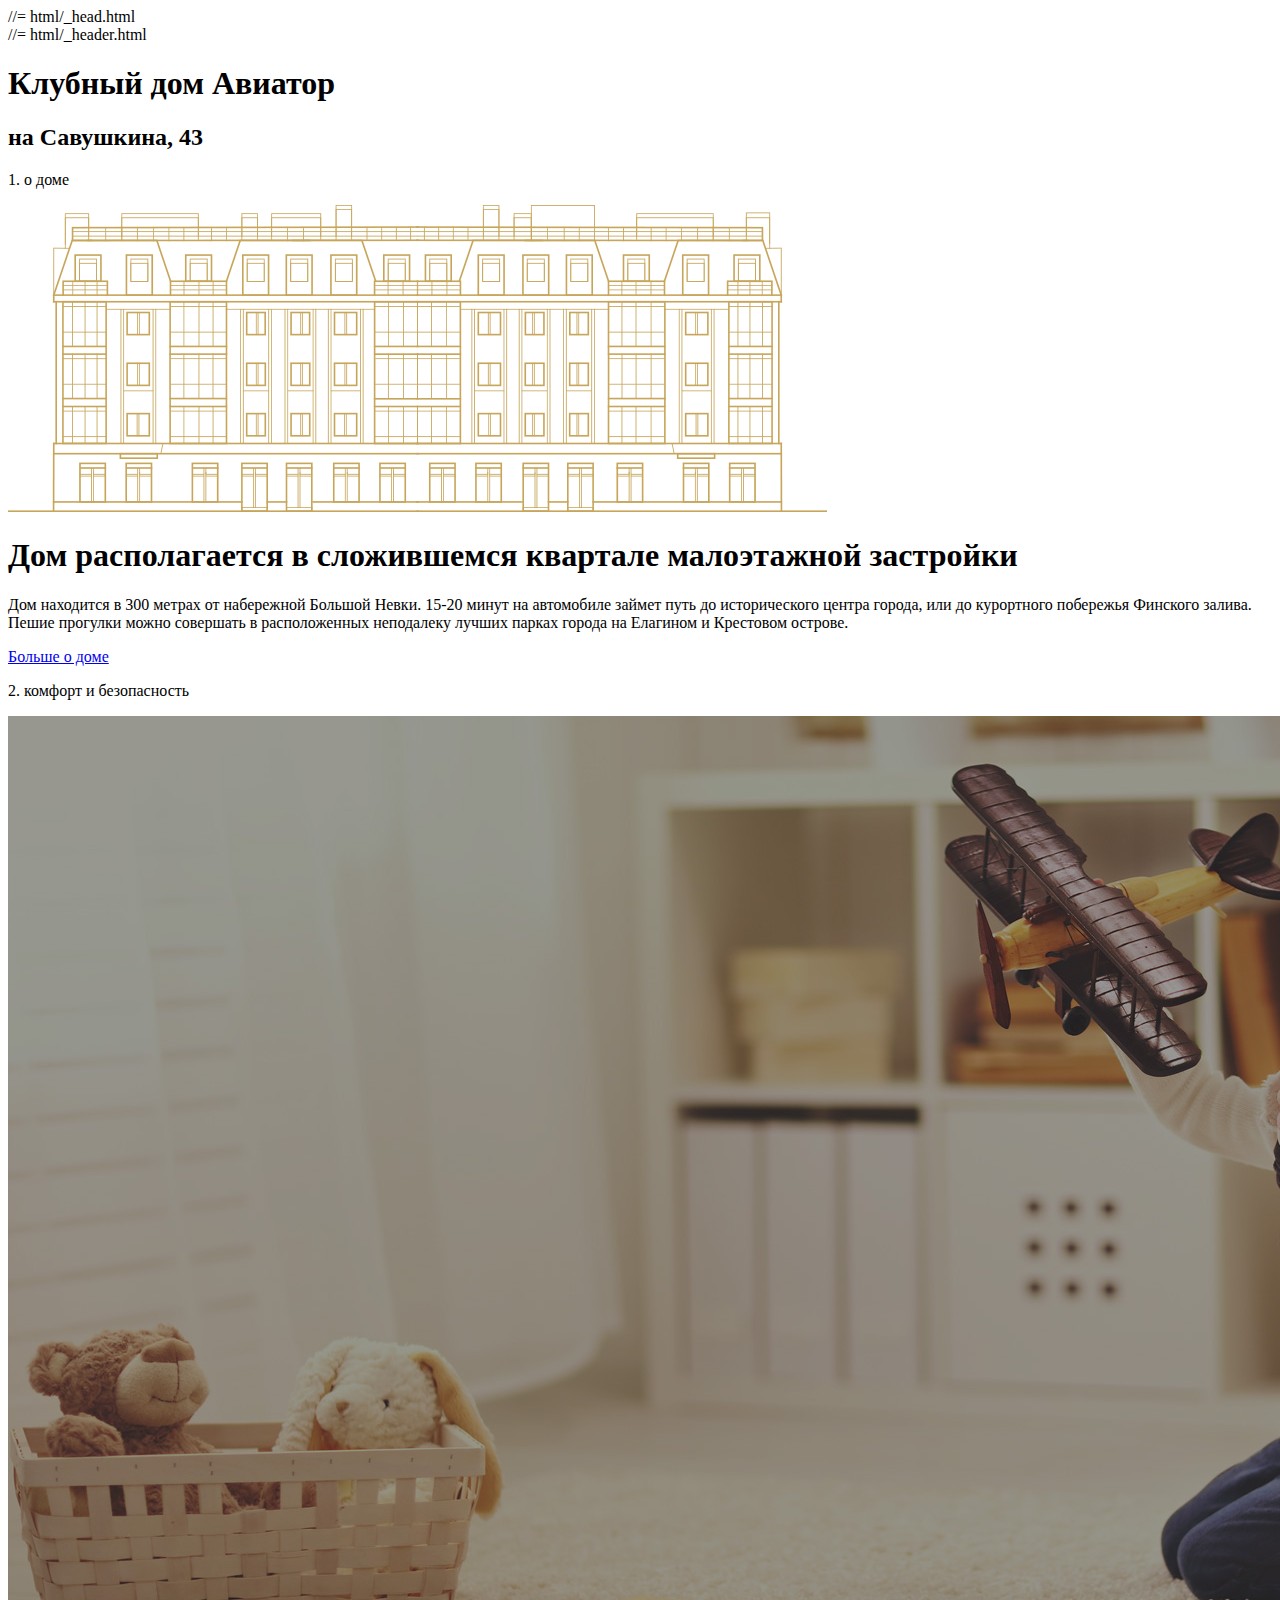
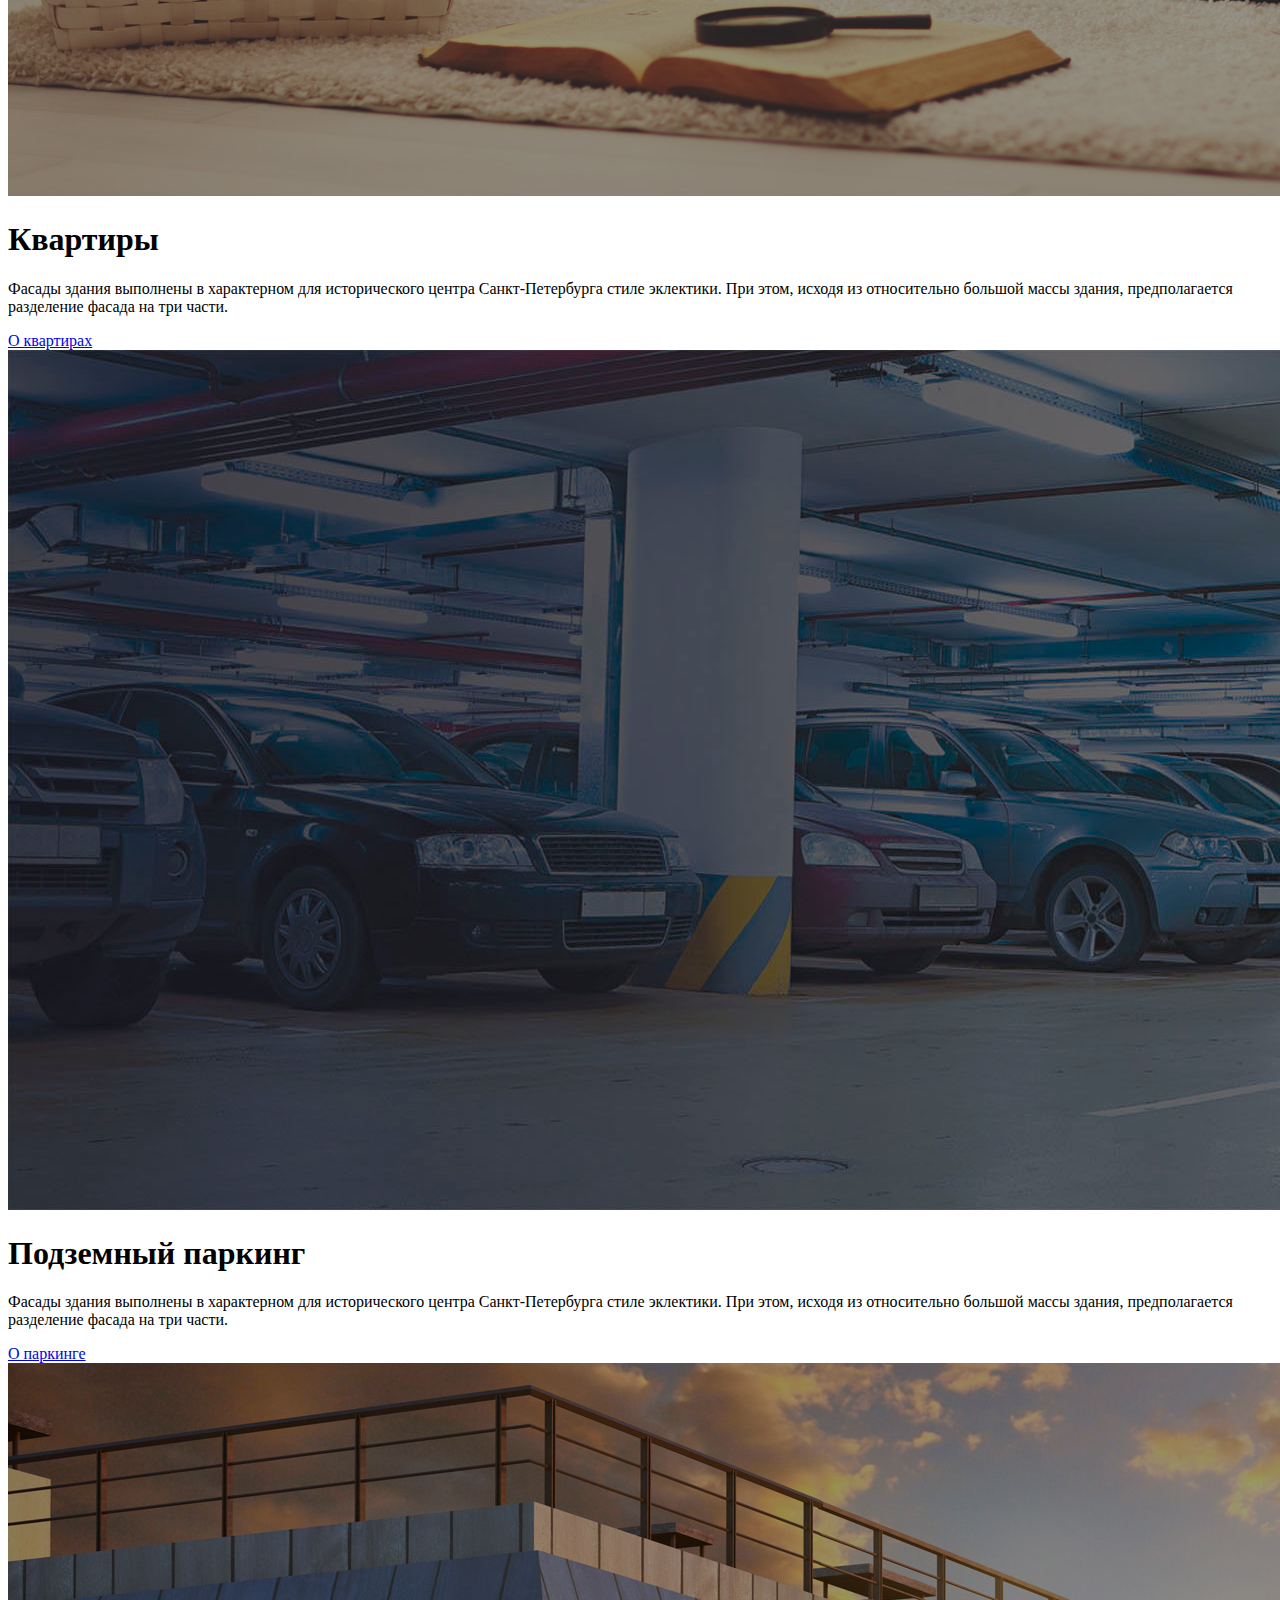
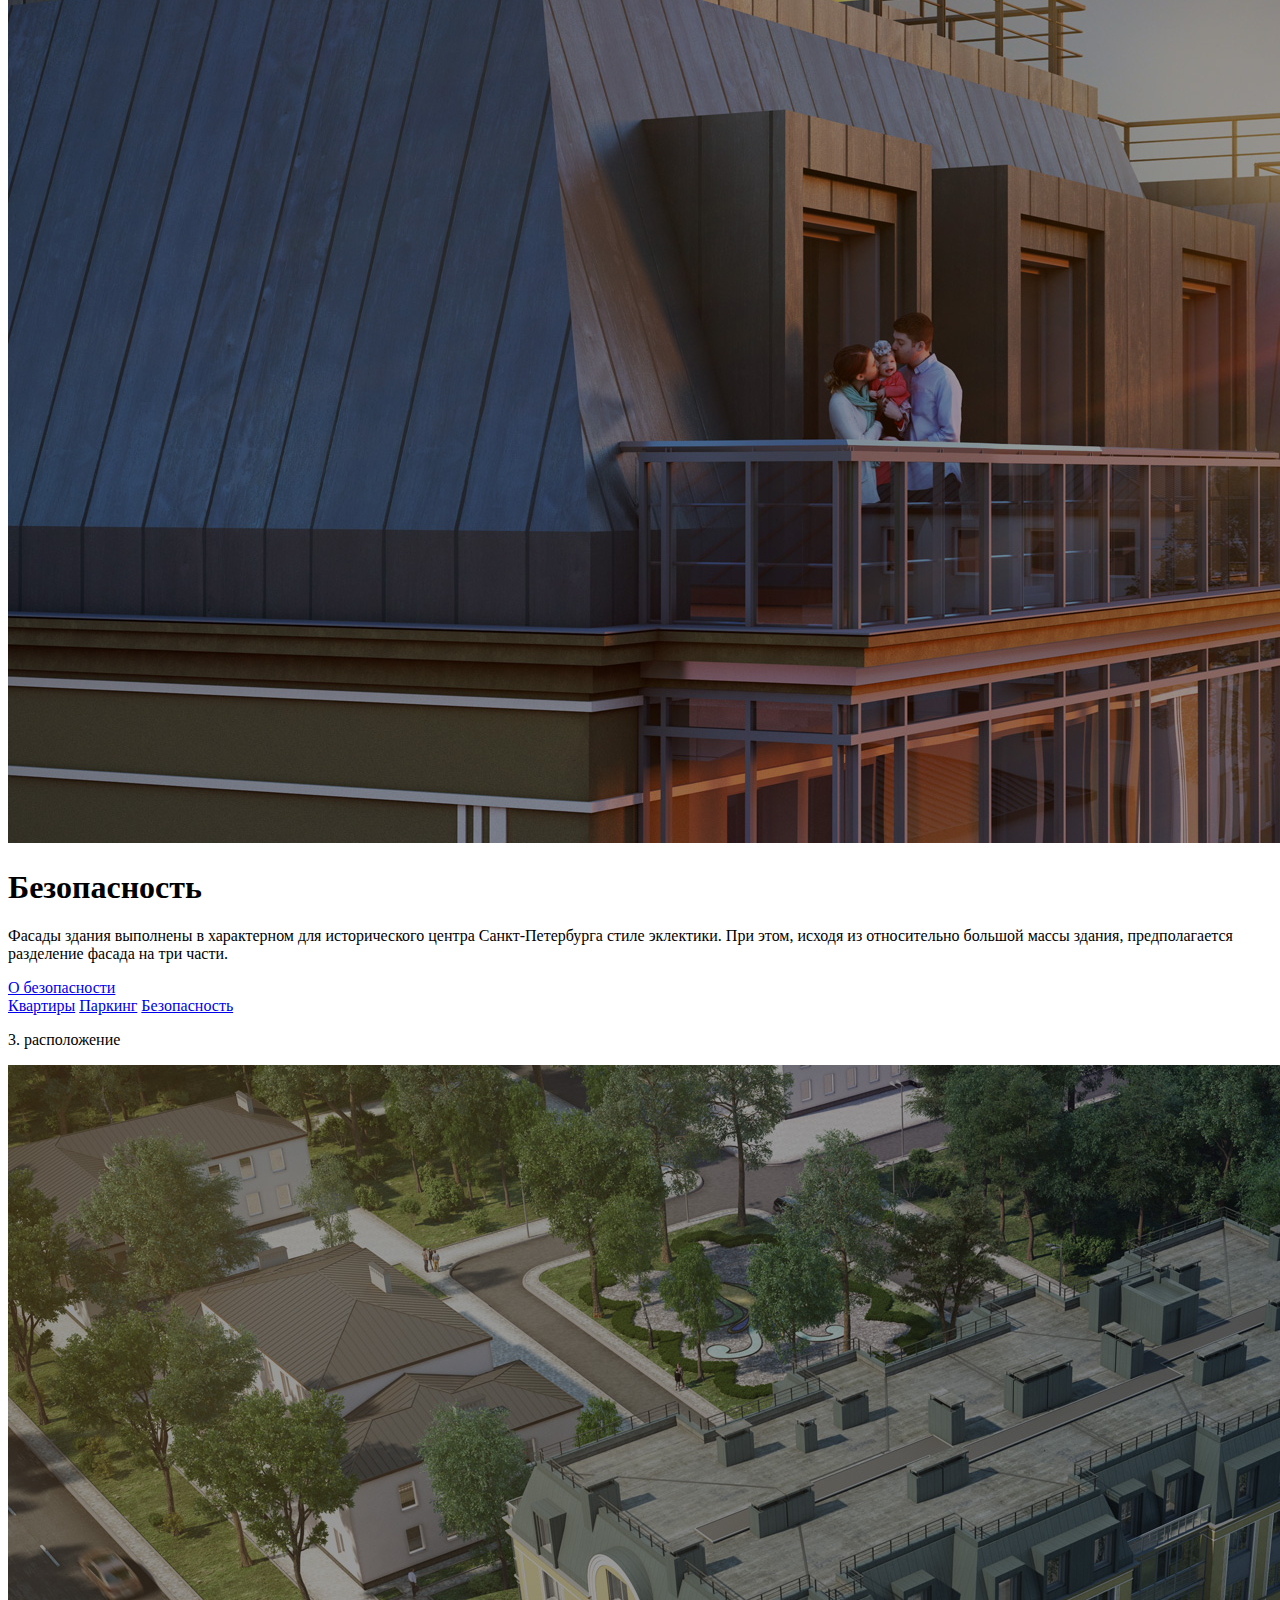
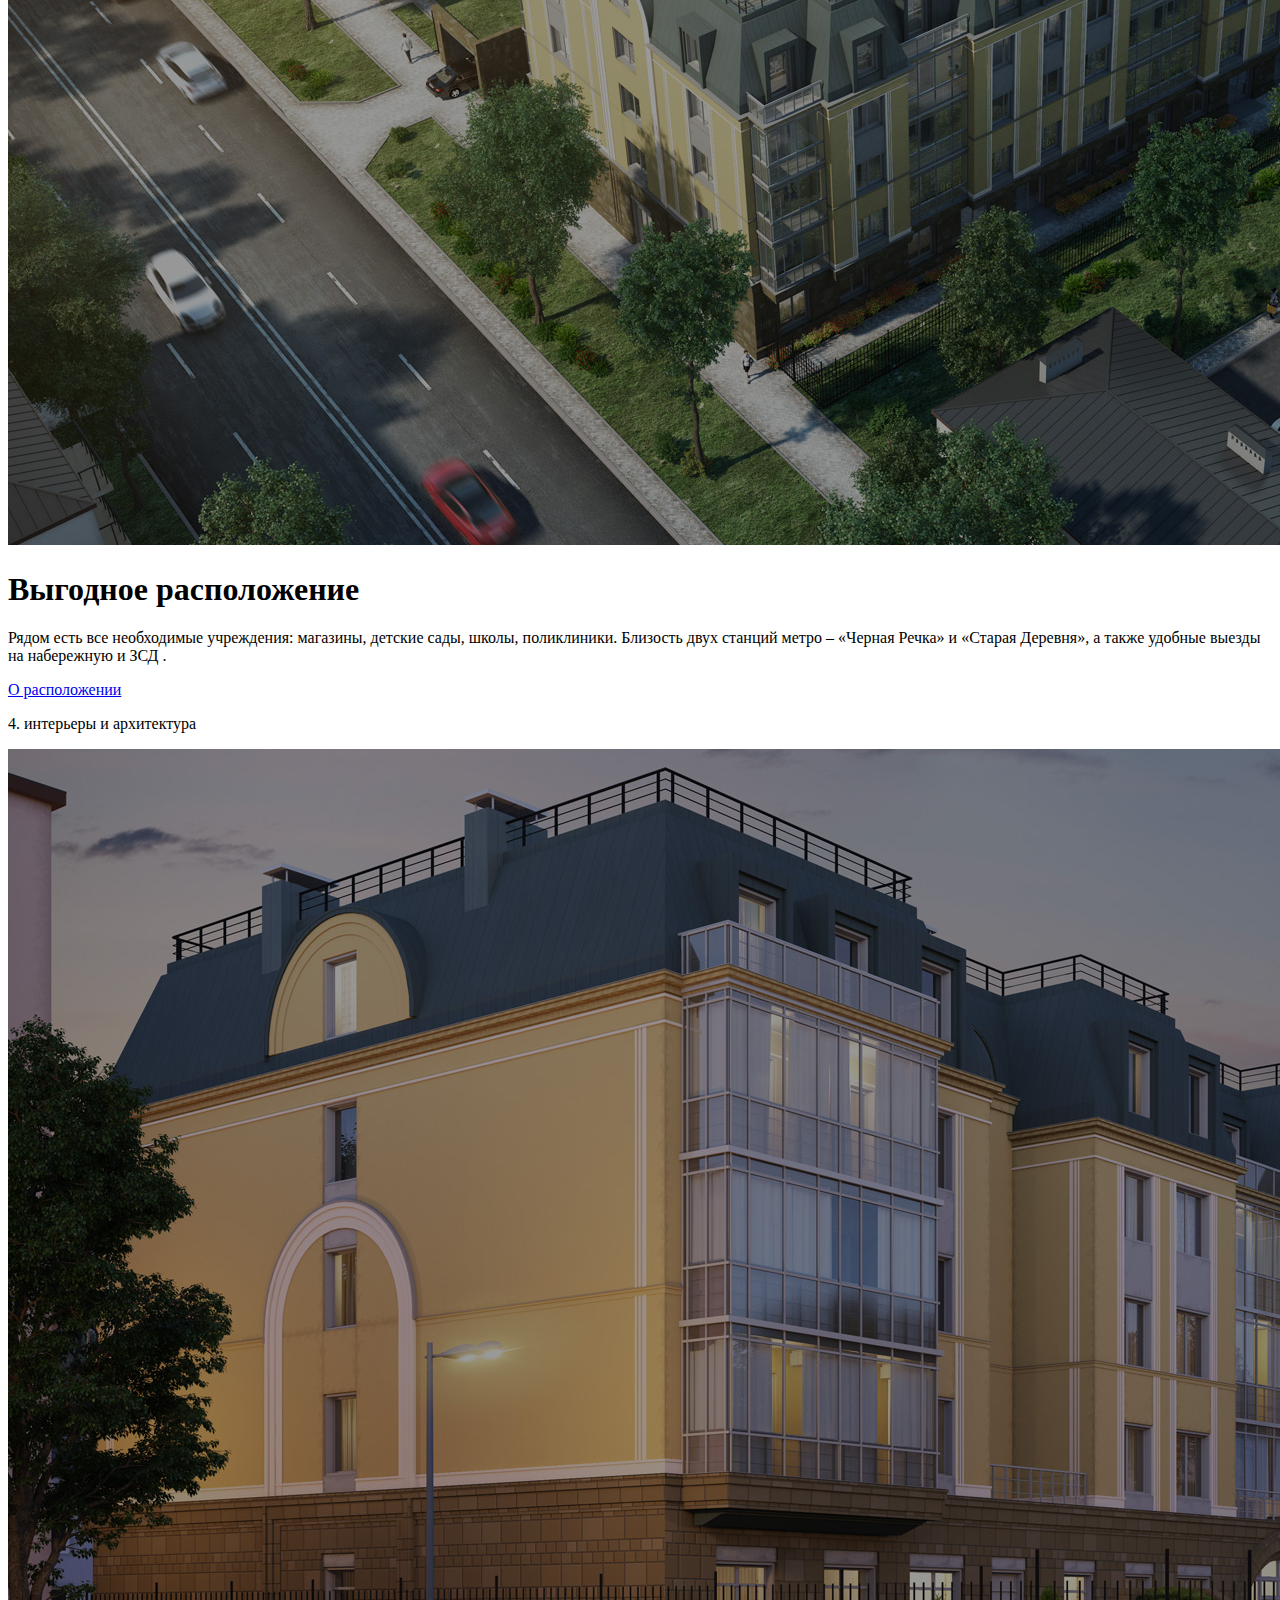
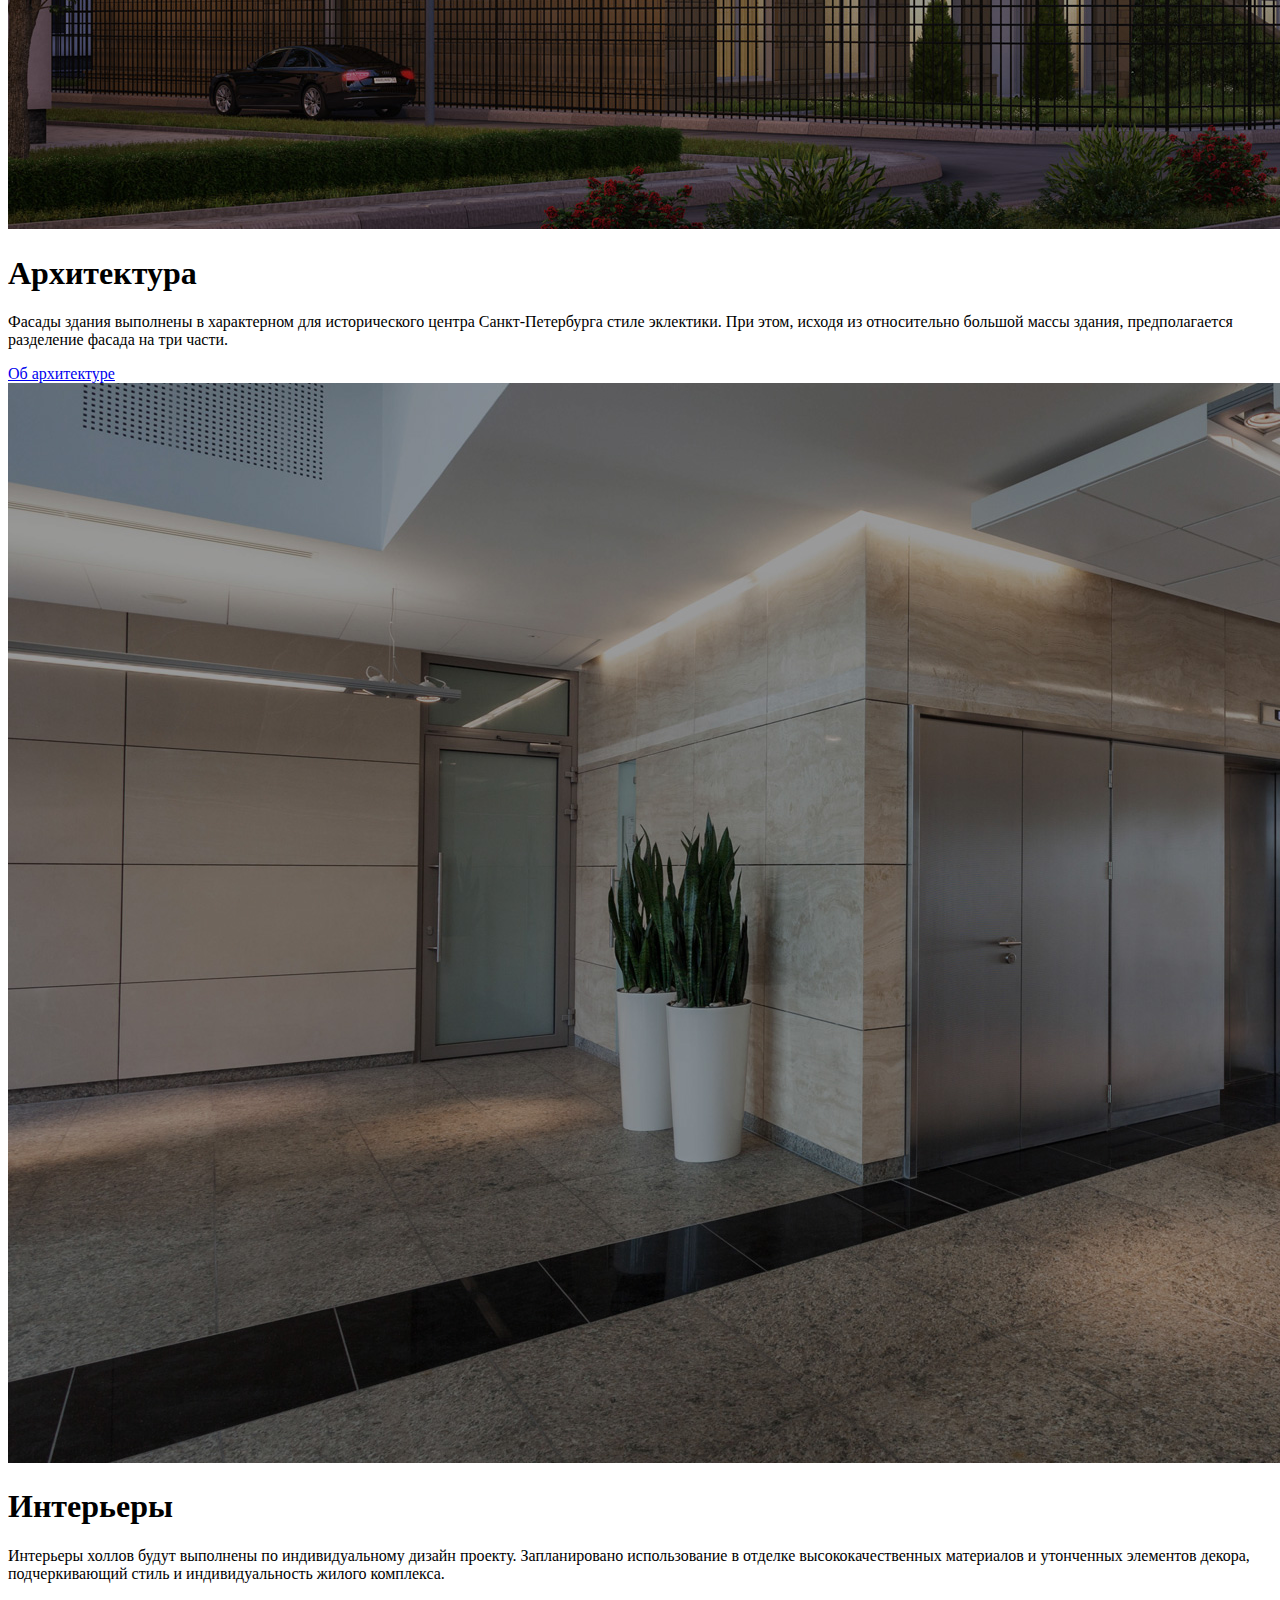
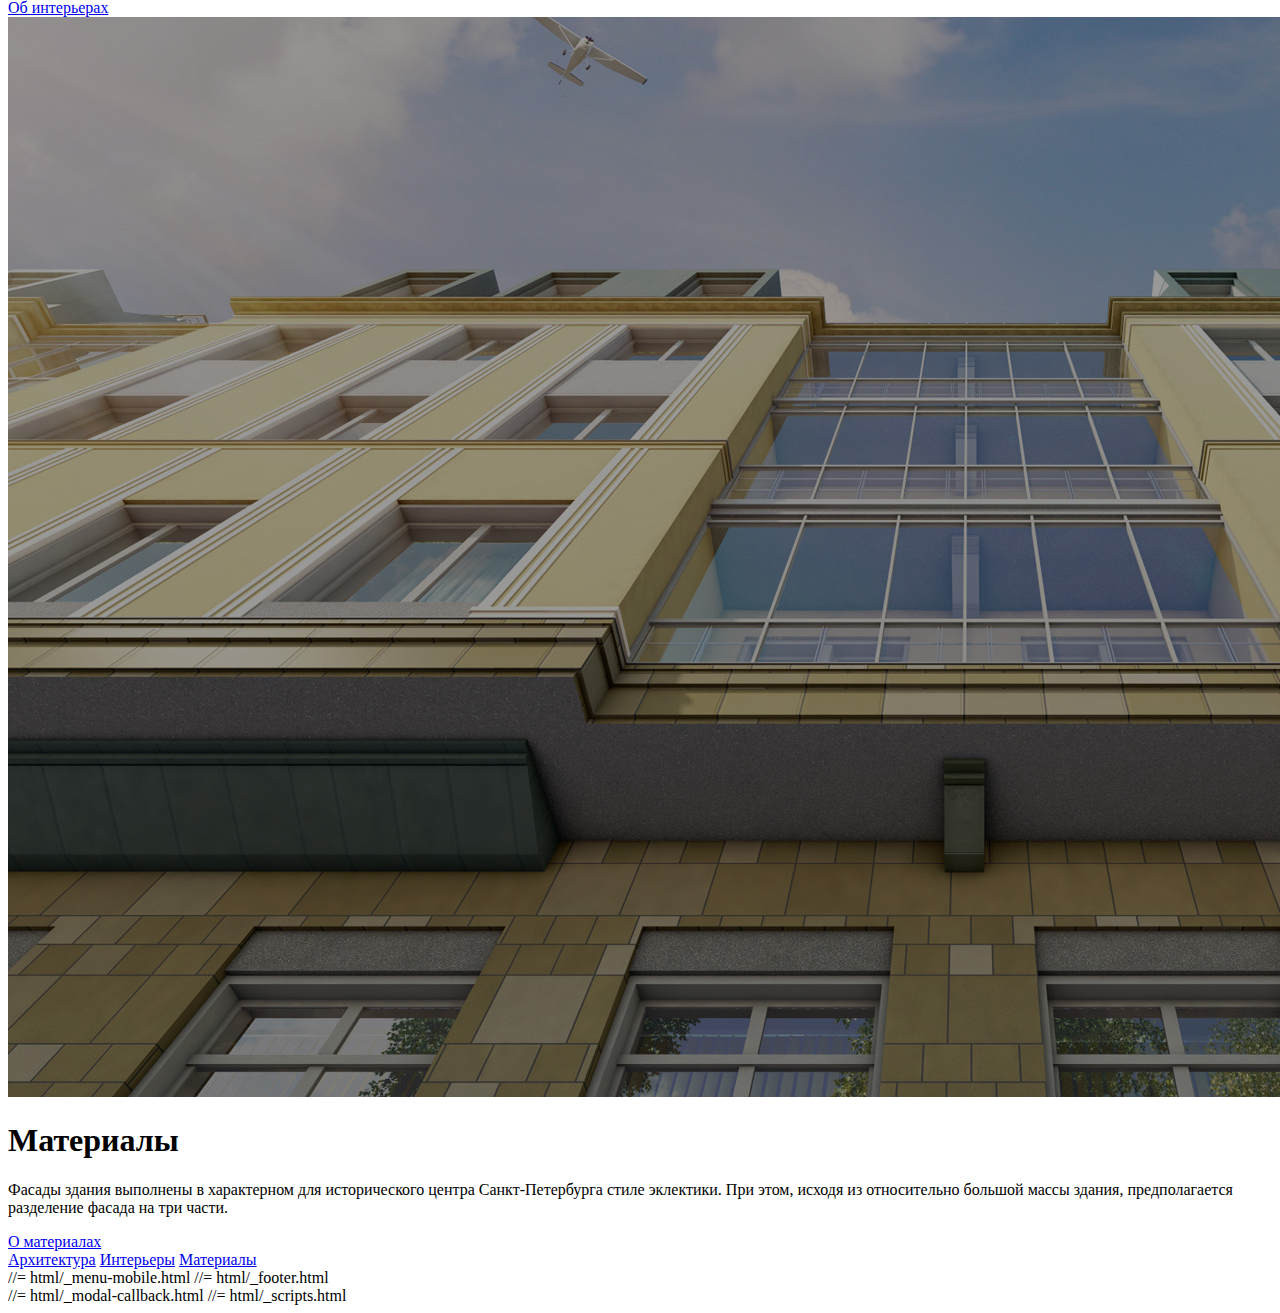
<file: src/index.html>
<!DOCTYPE html>
<html lang="ru">
<head>
    //= html/_head.html
    <link rel="stylesheet" type="text/css" href="js/libs/jquery.slick/slick.css">
    <title>Авиатор – клубный дом</title>
</head>
<body>
<div class="page-container page-main">
    //= html/_header.html
    <main class="page">
        <div id="fullpage-slider" class="page__inner fullpage-slider">
            <section id="section0" class="section page-item page-item_promo" data-anchor="promo">
                <div class="top">
                    <h1>Клубный дом Авиатор</h1>
                    <h2>на Савушкина, 43</h2>
                    <div class="icon-scroll"></div>
                </div>
            </section>


            <section id="section1" class="section page-item page-item_about" data-anchor="about">
                <p class="page-item__subtitle"><span class="page-item__subtitle-number">1.</span> о доме</p>
                <img src="img/content/house.png" alt="Дом" class="page-item_about__img">
                <div class="about">
                    <div class="about__inner">
                        <div class="about__start">
                            <h1 class="about__title">Дом располагается в сложившемся квартале малоэтажной застройки</h1>
                        </div>
                        <div class="about__end">
                            <p class="about__text">Дом находится в 300 метрах от набережной Большой Невки. 15-20 минут на автомобиле займет путь до исторического центра города, или до курортного побережья Финского залива. Пешие прогулки можно совершать в расположенных неподалеку лучших парках города на Елагином и Крестовом острове.</p>
                            <a href="#" class="btn btn_secondary btn_arrow">Больше о доме</a>
                        </div>
                    </div>
                </div>
            </section>


            <section id="section2" class="section page-item page-item_comfort" data-anchor="comfort">
                <p class="page-item__subtitle"><span class="page-item__subtitle-number">2.</span> комфорт и безопасность</p>
                <div class="slider">
                    <div class="slider-promo slider-promo_1">
                        <div class="slider__item">
                            <div class="promo">
                                <div class="promo__img">
                                    <img src="img/content/bg-apartment.jpg" alt="">
                                </div>
                                <div class="promo__desc">
                                    <h1 class="promo__title">Квартиры</h1>
                                    <p class="promo__text">Фасады здания выполнены в характерном для исторического центра Санкт-Петербурга стиле эклектики. При этом, исходя из относительно большой массы здания, предполагается разделение фасада на три части.</p>
                                    <a href="#" class="btn btn_primary btn_arrow">О квартирах</a>
                                </div>
                            </div>
                        </div>

                        <div class="slider__item">
                            <div class="promo">
                                <div class="promo__img">
                                    <img src="img/content/bg-parking.jpg" alt="">
                                </div>
                                <div class="promo__desc">
                                    <h1 class="promo__title">Подземный паркинг</h1>
                                    <p class="promo__text">Фасады здания выполнены в характерном для исторического центра Санкт-Петербурга стиле эклектики. При этом, исходя из относительно большой массы здания, предполагается разделение фасада на три части.</p>
                                    <a href="#" class="btn btn_primary btn_arrow">О паркинге</a>
                                </div>
                            </div>
                        </div>

                        <div class="slider__item">
                            <div class="promo">
                                <div class="promo__img">
                                    <img src="img/content/bg-safety.jpg" alt="">
                                </div>
                                <div class="promo__desc">
                                    <h1 class="promo__title">Безопасность</h1>
                                    <p class="promo__text">Фасады здания выполнены в характерном для исторического центра Санкт-Петербурга стиле эклектики. При этом, исходя из относительно большой массы здания, предполагается разделение фасада на три части.</p>
                                    <a href="#" class="btn btn_primary btn_arrow">О безопасности</a>
                                </div>
                            </div>
                        </div>
                    </div>
                    <div class="slider__menu">
                        <a href="#" class="slider__slide slide_appartments active">Квартиры</a>
                        <a href="#" class="slider__slide slide_parking">Паркинг</a>
                        <a href="#" class="slider__slide slide_safety">Безопасность</a>
                    </div>
                </div>
            </section>


            <section id="section3" class="section page-item item_place" data-anchor="place">
                <p class="page-item__subtitle"><span class="page-item__subtitle-number">3.</span> расположение</p>
                <div class="promo">
                    <div class="promo__img">
                        <img src="img/content/bg-place.jpg" alt="">
                    </div>
                    <div class="promo__desc">
                        <h1 class="promo__title">Выгодное расположение</h1>
                        <p class="promo__text">Рядом есть все необходимые учреждения: магазины, детские сады, школы, поликлиники. Близость двух станций метро – «Черная Речка» и «Старая Деревня», а также удобные выезды на набережную и ЗСД .</p>
                        <a href="#" class="btn btn_primary btn_arrow">О расположении</a>
                    </div>
                </div>
            </section>


            <section id="section4" class="section page-item page-item_interior" data-anchor="interior">
                <p class="page-item__subtitle"><span class="page-item__subtitle-number">4.</span> интерьеры и архитектура</p>
                <div class="slider">
                    <div class="slider-promo slider-promo_2">
                        <div class="slider__item">
                            <div class="promo">
                                <div class="promo__img">
                                    <img src="img/content/bg-architecture.jpg" alt="">
                                </div>
                                <div class="promo__desc">
                                    <h1 class="promo__title">Архитектура</h1>
                                    <p class="promo__text">Фасады здания выполнены в характерном для исторического центра Санкт-Петербурга стиле эклектики. При этом, исходя из относительно большой массы здания, предполагается разделение фасада на три части.</p>
                                    <a href="#" class="btn btn_primary btn_arrow">Об архитектуре</a>
                                </div>
                            </div>
                        </div>

                        <div class="slider__item">
                            <div class="promo">
                                <div class="promo__img">
                                    <img src="img/content/bg-interior.jpg" alt="">
                                </div>
                                <div class="promo__desc">
                                    <h1 class="promo__title">Интерьеры</h1>
                                    <p class="promo__text">Интерьеры холлов будут выполнены по индивидуальному дизайн проекту. Запланировано использование в отделке высококачественных материалов и утонченных элементов декора, подчеркивающий стиль и индивидуальность жилого комплекса.</p>
                                    <a href="#" class="btn btn_primary btn_arrow">Об интерьерах</a>
                                </div>
                            </div>
                        </div>

                        <div class="slider__item">
                            <div class="promo">
                                <div class="promo__img">
                                    <img src="img/content/bg-materials.jpg" alt="">
                                </div>
                                <div class="promo__desc">
                                    <h1 class="promo__title">Материалы</h1>
                                    <p class="promo__text">Фасады здания выполнены в характерном для исторического центра Санкт-Петербурга стиле эклектики. При этом, исходя из относительно большой массы здания, предполагается разделение фасада на три части.</p>
                                    <a href="#" class="btn btn_primary btn_arrow">О материалах</a>
                                </div>
                            </div>
                        </div>
                    </div>
                    <div class="slider__menu">
                        <a href="#" class="slider__slide slide_architecture active">Архитектура</a>
                        <a href="#" class="slider__slide slide_interior">Интерьеры</a>
                        <a href="#" class="slider__slide slide_materials">Материалы</a>
                    </div>
                </div>
            </section>
        </div>
    </main>
    //= html/_menu-mobile.html
    //= html/_footer.html
</div>
//= html/_modal-callback.html
//= html/_scripts.html
</body>
</html>
</file>
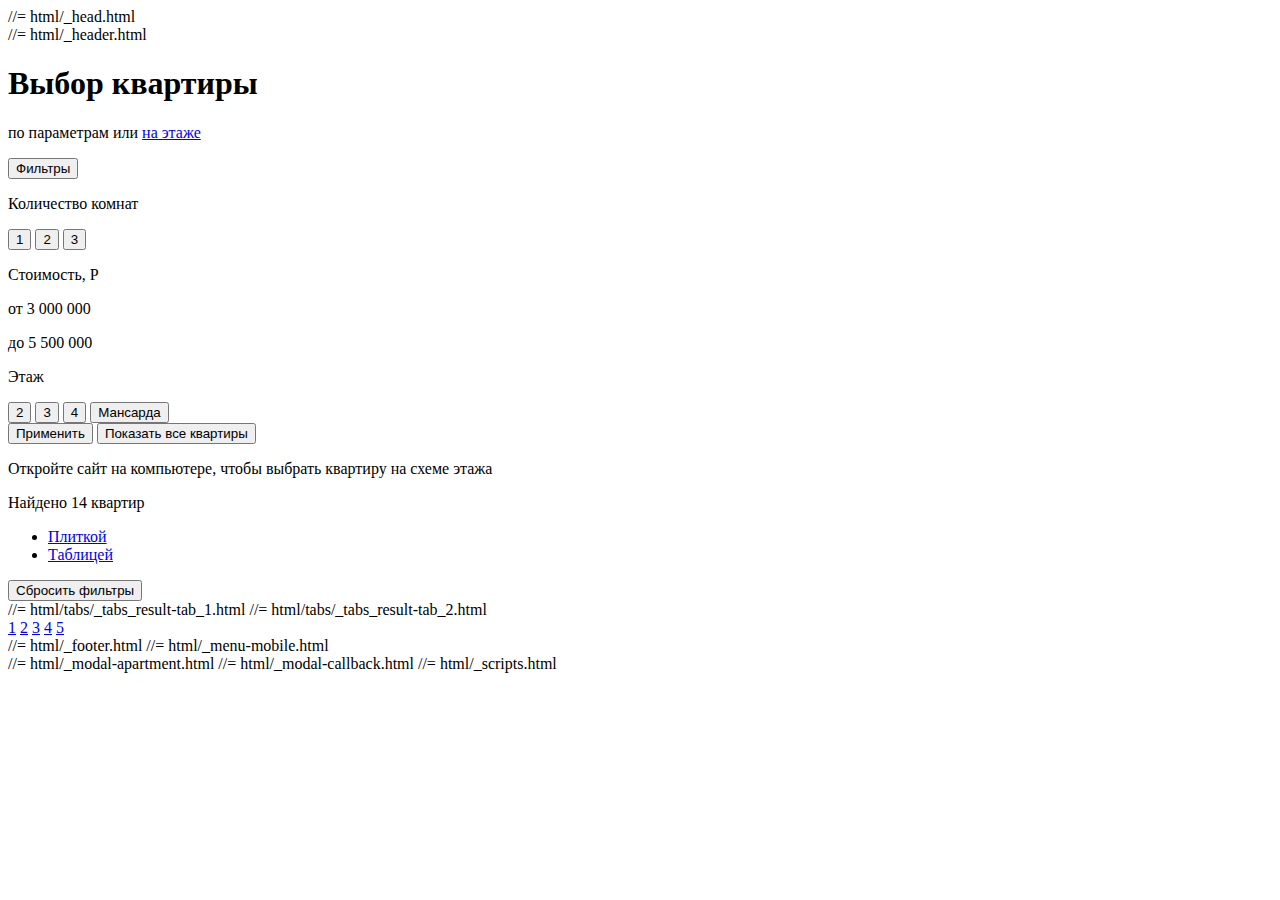
<file: src/apartments.html>
<!DOCTYPE html>
<html lang="ru">
<head>
    //= html/_head.html
    <title>Авиатор – квартиры</title>
    <link href="js/libs/jquery.ui/jquery.ui.no-theme.css">
</head>
<body>
<div class="page-container">
    //= html/_header.html
    <main class="page page-apartments">
        <div class="page__inner">
            <form class="form">
                <div class="params">
                    <h1 class="params__title">Выбор квартиры</h1>
                    <p class="params__subtitle">по параметрам или <a href="house.html" class="link link_active link_dotted">на этаже</a></p>
                    <button class="filters__btn-open btn" type="button">Фильтры</button>
                    <div class="filters">
                        <div class="filters__inner">
                            <div class="filters__item">
                                <p class="filters__title">Количество комнат</p>
                                <div class="filters__buttons">
                                    <button class="filters__btn" type="button">1</button>
                                    <button class="filters__btn filters__btn_active" type="button">2</button>
                                    <button class="filters__btn" type="button">3</button>
                                </div>
                            </div>

                            <div class="filters__item">
                                <p class="filters__title">Стоимость, Р</p>
                                <div class="range-slider">
                                    <div class="range-slider__desc">
                                        <p class="range-slider__text">от <span class="range-slider__text_min">3 000 000</span></p>
                                        <p class="range-slider__text">до <span class="range-slider__text_max">5 500 000</span></p>
                                    </div>
                                    <div class="range-slider_filter"></div>
                                </div>
                            </div>

                            <div class="filters__item">
                                <p class="filters__title">Этаж</p>
                                <div class="filters__buttons">
                                    <button class="filters__btn filters__btn_active" type="button">2</button>
                                    <button class="filters__btn" type="button">3</button>
                                    <button class="filters__btn" type="button">4</button>
                                    <button class="filters__btn" type="button">Мансарда</button>
                                </div>
                            </div>

                            <button class="filters__btn-submit btn btn_m btn_primary" type="button">Применить</button>
                            <button class="filters__btn-reset" type="reset">Показать все квартиры</button>
                        </div>
                    </div>
                    <p class="params__desc">Откройте сайт на компьютере, чтобы выбрать квартиру на схеме этажа</p>
                </div>

                <div class="result">
                    <div class="tabs tabs-result">
                        <div class="tabs__caption">
                            <p class="result__count">Найдено <span class="params__count-number">14</span> квартир</p>
                            <ul class="tabs__menu">
                                <li class="tabs__menu-item"><a href="#tab_plate" class="tabs__tab tab_plate">Плиткой</a></li>
                                <li class="tabs__menu-item"><a href="#tab_list" class="tabs__tab tab_list">Таблицей</a></li>
                            </ul>
                            <button class="result__reset" type="reset">Сбросить фильтры</button>
                        </div>

                        <div class="tabs__content">
                            //= html/tabs/_tabs_result-tab_1.html
                            //= html/tabs/_tabs_result-tab_2.html
                        </div>
                    </div>
                </div>

                <div class="pagination">
                    <a href="#" class="pagination__link">1</a>
                    <a href="#" class="pagination__link active">2</a>
                    <a href="#" class="pagination__link">3</a>
                    <a href="#" class="pagination__link">4</a>
                    <a href="#" class="pagination__link">5</a>
                </div>
            </form>
        </div>
    </main>
    //= html/_footer.html
    //= html/_menu-mobile.html
</div>
//= html/_modal-apartment.html
//= html/_modal-callback.html
//= html/_scripts.html
</body>
</html>
</file>
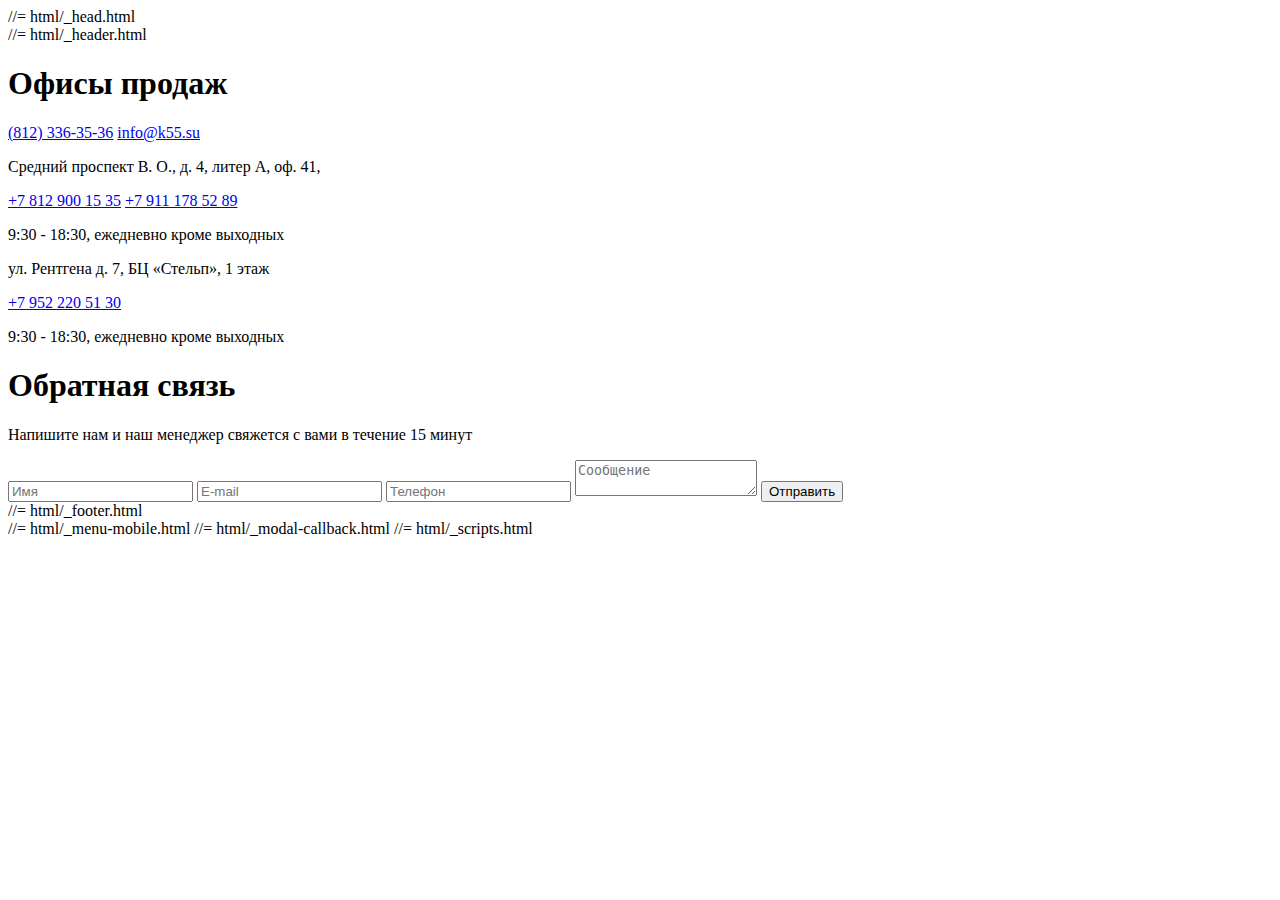
<file: src/contacts.html>
<!DOCTYPE html>
<html lang="ru">
<head>
    //= html/_head.html
    <title>Авиатор – клубный дом</title>
</head>
<body>
<div class="page-container">
    //= html/_header.html
    <main class="page">
        <div class="page__inner">
            <section class="contacts">
                <div class="contacts__part">
                    <div class="contacts-sale">
                        <div class="contacts__header">
                            <h1 class="contacts__title">Офисы продаж</h1>
                            <a href="tel:8123363536" class="link contacts__tel">(812) 336-35-36</a>
                            <a href="mailto:info@k55.su" class="link link_active contacts__email">info@k55.su</a>
                        </div>
                        <div class="contacts__content">
                            <div class="maps">

                                <div class="maps__item">
                                    <div class="map" id="map1"></div>
                                    <p class="maps__title">Средний проспект В. О., д. 4, литер А, оф. 41,</p>
                                    <a href="tel:+78129001535" class="link maps__tel">+7 812 900 15 35</a>
                                    <a href="tel:+79111785289" class="link maps__tel">+7 911 178 52 89</a>
                                    <p>9:30 - 18:30, ежедневно кроме выходных</p>
                                </div>

                                <div class="maps__item">
                                    <div class="map" id="map2"></div>
                                    <p class="maps__title">ул. Рентгена д. 7, БЦ «Стельп», 1 этаж</p>
                                    <a href="tel:+79522205130" class="link maps__tel">+7 952 220 51 30</a>
                                    <p>9:30 - 18:30, ежедневно кроме выходных</p>
                                </div>

                            </div>
                        </div>
                    </div>
                </div>
                <div class="contacts__part">
                    <div class="contacts-form">
                        <div class="sticky">
                            <div class="contacts__header">
                                <h1 class="contacts__title">Обратная связь</h1>
                                <p class="contacts__subtitle">Напишите нам и наш менеджер свяжется с вами в течение 15 минут</p>
                            </div>
                            <div class="contacts__content">
                                <form class="form form_contacts">
                                    <input type="text" class="form__input" placeholder="Имя">
                                    <input type="email" class="form__input" placeholder="E-mail">
                                    <input type="tel" class="form__input" placeholder="Телефон">
                                    <textarea class="form__textarea" placeholder="Сообщение"></textarea>
                                    <button class="btn btn_l btn_primary" type="submit">Отправить</button>
                                </form>
                            </div>
                        </div>
                    </div>
                </div>
            </section>
        </div>
    </main>
    //= html/_footer.html
</div>
//= html/_menu-mobile.html
//= html/_modal-callback.html
//= html/_scripts.html
</body>
</html>
</file>
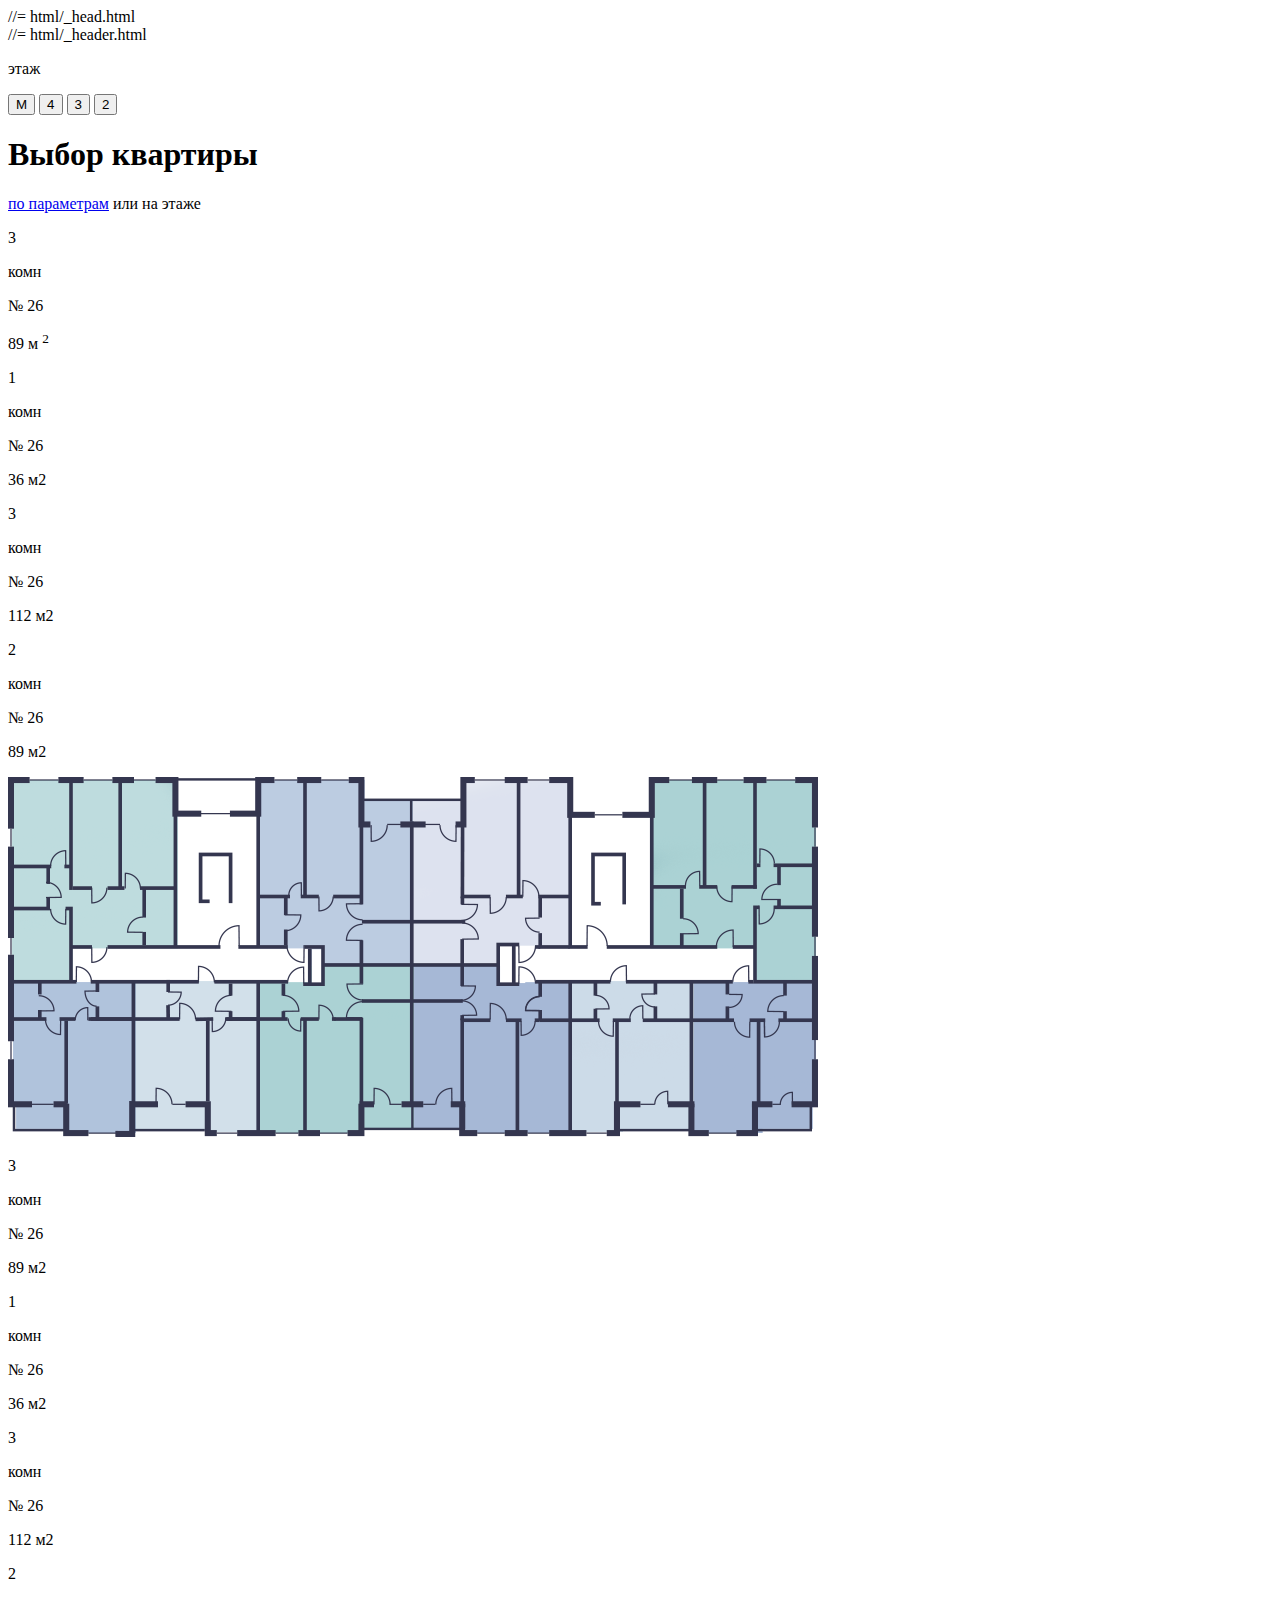
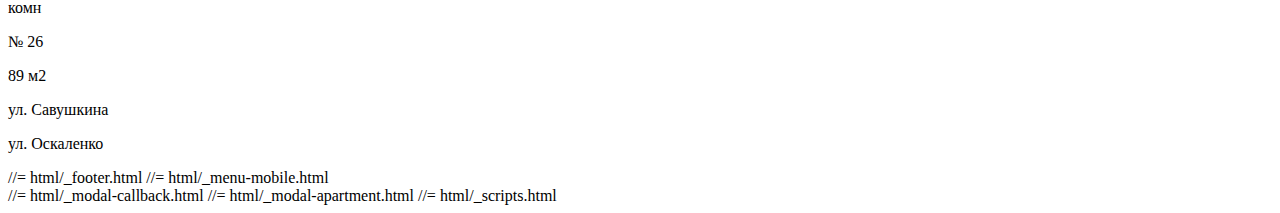
<file: src/house-floor-4.html>
<!DOCTYPE html>
<html lang="ru">
<head>
    //= html/_head.html
    <!--<link rel="stylesheet" href="js/libs/jquery.ui/jquery.ui.min.css">-->
    <title>Авиатор – клубный дом</title>
</head>
<body>
<div class="page-container">
    //= html/_header.html
    <main class="page">
        <div class="page__inner">
            <section class="choice">
                <div class="choice__sidebar">
                    <div class="filters filters_vertical">
                        <p class="filters__title text">этаж</p>
                        <div class="filters__buttons">
                            <button class="filters__btn" type="button">М</button>
                            <button class="filters__btn filters__btn_active" type="button">4</button>
                            <button class="filters__btn" type="button">3</button>
                            <button class="filters__btn" type="button">2</button>
                        </div>
                    </div>
                </div>
                <div class="choice__content">
                    <h1 class="choice__title">Выбор квартиры</h1>
                    <p class="choice__subtitle"><a href="apartments.html" class="link link_active link_dotted">по параметрам</a> или на этаже</p>
                    <div class="plan plan_streets">
                        <div class="plan-windrose"></div>
                        <div class="plan__schema plan__schema_floor-4">

                            <div class="plan-info">
                                <div class="plan-info__cell">
                                    <p class="plan-info__number">3</p>
                                    <p class="plan-info__text">комн</p>
                                </div>
                                <div class="plan-info__cell">
                                    <p class="plan-info__text">№ 26</p>
                                    <p class="plan-info__text">89 м <sup>2</sup></p>
                                </div>
                            </div>

                            <div class="plan-info">
                                <div class="plan-info__cell">
                                    <p class="plan-info__number">1</p>
                                    <p class="plan-info__text">комн</p>
                                </div>
                                <div class="plan-info__cell">
                                    <p class="plan-info__text">№ 26</p>
                                    <p class="plan-info__text">36 м2</p>
                                </div>
                            </div>

                            <div class="plan-info">
                                <div class="plan-info__cell">
                                    <p class="plan-info__number">3</p>
                                    <p class="plan-info__text">комн</p>
                                </div>
                                <div class="plan-info__cell">
                                    <p class="plan-info__text">№ 26</p>
                                    <p class="plan-info__text">112 м2</p>
                                </div>
                            </div>

                            <div class="plan-info">
                                <div class="plan-info__cell">
                                    <p class="plan-info__number">2</p>
                                    <p class="plan-info__text">комн</p>
                                </div>
                                <div class="plan-info__cell">
                                    <p class="plan-info__text">№ 26</p>
                                    <p class="plan-info__text">89 м2</p>
                                </div>
                            </div>

                            <div id="plan-floor-4" class="plan__img">
                                <img src="img/content/plan-floor-4.png" alt="План 4 этажа">
                            </div>

                            <div class="plan-info">
                                <div class="plan-info__cell">
                                    <p class="plan-info__number">3</p>
                                    <p class="plan-info__text">комн</p>
                                </div>
                                <div class="plan-info__cell">
                                    <p class="plan-info__text">№ 26</p>
                                    <p class="plan-info__text">89 м2</p>
                                </div>
                            </div>

                            <div class="plan-info">
                                <div class="plan-info__cell">
                                    <p class="plan-info__number">1</p>
                                    <p class="plan-info__text">комн</p>
                                </div>
                                <div class="plan-info__cell">
                                    <p class="plan-info__text">№ 26</p>
                                    <p class="plan-info__text">36 м2</p>
                                </div>
                            </div>

                            <div class="plan-info">
                                <div class="plan-info__cell">
                                    <p class="plan-info__number">3</p>
                                    <p class="plan-info__text">комн</p>
                                </div>
                                <div class="plan-info__cell">
                                    <p class="plan-info__text">№ 26</p>
                                    <p class="plan-info__text">112 м2</p>
                                </div>
                            </div>

                            <div class="plan-info">
                                <div class="plan-info__cell">
                                    <p class="plan-info__number">2</p>
                                    <p class="plan-info__text">комн</p>
                                </div>
                                <div class="plan-info__cell">
                                    <p class="plan-info__text">№ 26</p>
                                    <p class="plan-info__text">89 м2</p>
                                </div>
                            </div>
                        </div>
                        <p class="plan__street-name plan__street-name_left">ул. Савушкина</p>
                        <p class="plan__street-name plan__street-name_bottom">ул. Оскаленко</p>
                    </div>


                </div>
            </section>
        </div>
    </main>
    //= html/_footer.html
    //= html/_menu-mobile.html
</div>
//= html/_modal-callback.html
//= html/_modal-apartment.html
//= html/_scripts.html

</body>
</html>
</file>
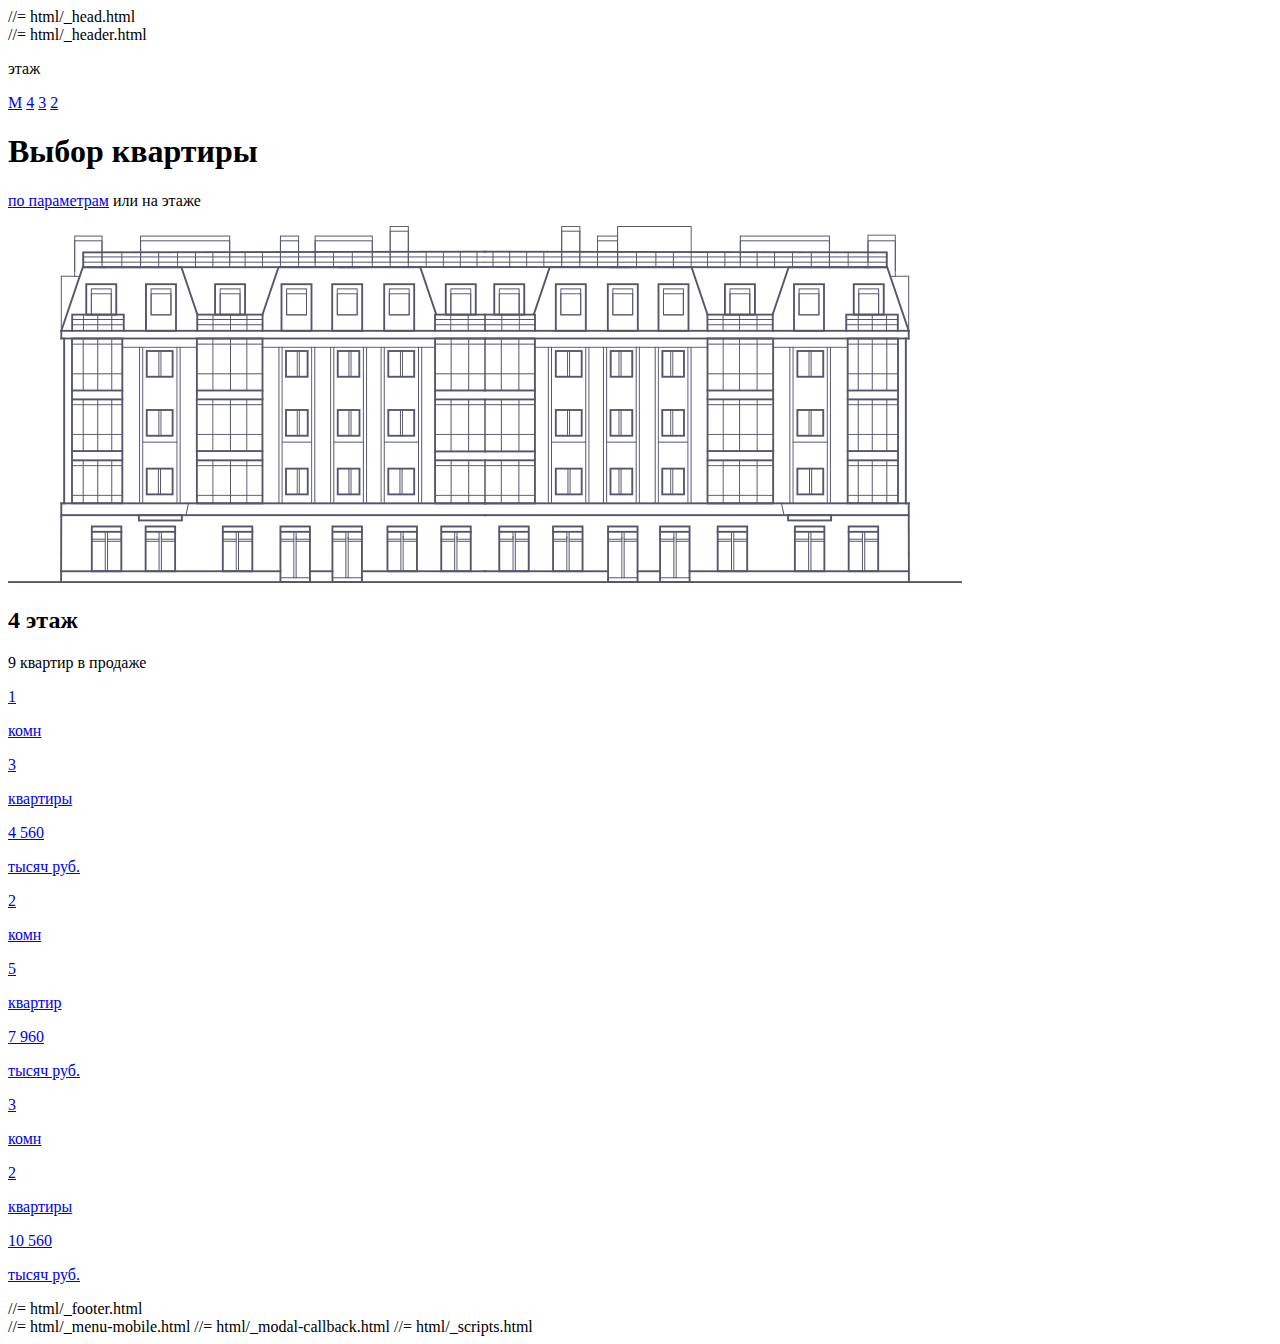
<file: src/house.html>
<!DOCTYPE html>
<html lang="ru">
<head>
    //= html/_head.html
    <title>Авиатор – клубный дом</title>
</head>
<body>
<div class="page-container">
    //= html/_header.html
    <main class="page">
        <div class="page__inner">
            <section class="choice">
                <div class="choice__sidebar">
                    <div class="filters filters_vertical">
                        <p class="filters__title text">этаж</p>
                        <div class="filters__buttons">
                            <a href="house-mansarde.html" class="filters__btn" type="button">М</a>
                            <a href="house-floor-4.html" class="filters__btn" type="button">4</a>
                            <a href="house-floor-3.html" class="filters__btn" type="button">3</a>
                            <a href="house-floor-2.html" class="filters__btn" type="button">2</a>
                        </div>
                    </div>
                </div>
                <div class="choice__content">
                    <h1 class="choice__title">Выбор квартиры</h1>
                    <p class="choice__subtitle"><a href="apartments.html" class="link link_active link_dotted">по параметрам</a> или на этаже</p>
                    <div class="plan">
                        <div class="plan__schema plan__schema_all">
                            <div class="plan__img">
                                <img src="img/content/plan-all.png" alt="План дома">
                            </div>
                            <div class="table table_plan">
                                <div class="table__head">
                                    <h2 class="table__title">4 этаж</h2>
                                    <p class="table__subtitle">9 квартир в продаже</p>
                                </div>
                                <div class="table__body">
                                    <a href="#" class="table__row">
                                        <div class="table__data">
                                            <p class="table__number">1</p>
                                            <p class="table__text">комн</p>
                                        </div>
                                        <div class="table__data">
                                            <p class="table__number">3</p>
                                            <p class="table__text">квартиры</p>
                                        </div>
                                        <div class="table__data">
                                            <p class="table__number">4 560</p>
                                            <p class="table__text">тысяч руб.</p>
                                        </div>
                                    </a>

                                    <a href="#" class="table__row">
                                        <div class="table__data">
                                            <p class="table__number">2</p>
                                            <p class="table__text">комн</p>
                                        </div>
                                        <div class="table__data">
                                            <p class="table__number">5</p>
                                            <p class="table__text">квартир</p>
                                        </div>
                                        <div class="table__data">
                                            <p class="table__number">7 960</p>
                                            <p class="table__text">тысяч руб.</p>
                                        </div>
                                    </a>

                                    <a href="#" class="table__row">
                                        <div class="table__data">
                                            <p class="table__number">3</p>
                                            <p class="table__text">комн</p>
                                        </div>
                                        <div class="table__data">
                                            <p class="table__number">2</p>
                                            <p class="table__text">квартиры</p>
                                        </div>
                                        <div class="table__data">
                                            <p class="table__number">10 560</p>
                                            <p class="table__text">тысяч руб.</p>
                                        </div>
                                    </a>
                                </div>
                            </div>
                        </div>
                    </div>
                </div>
            </section>
        </div>
    </main>
    //= html/_footer.html
</div>
//= html/_menu-mobile.html
//= html/_modal-callback.html
//= html/_scripts.html
</body>
</html>
</file>
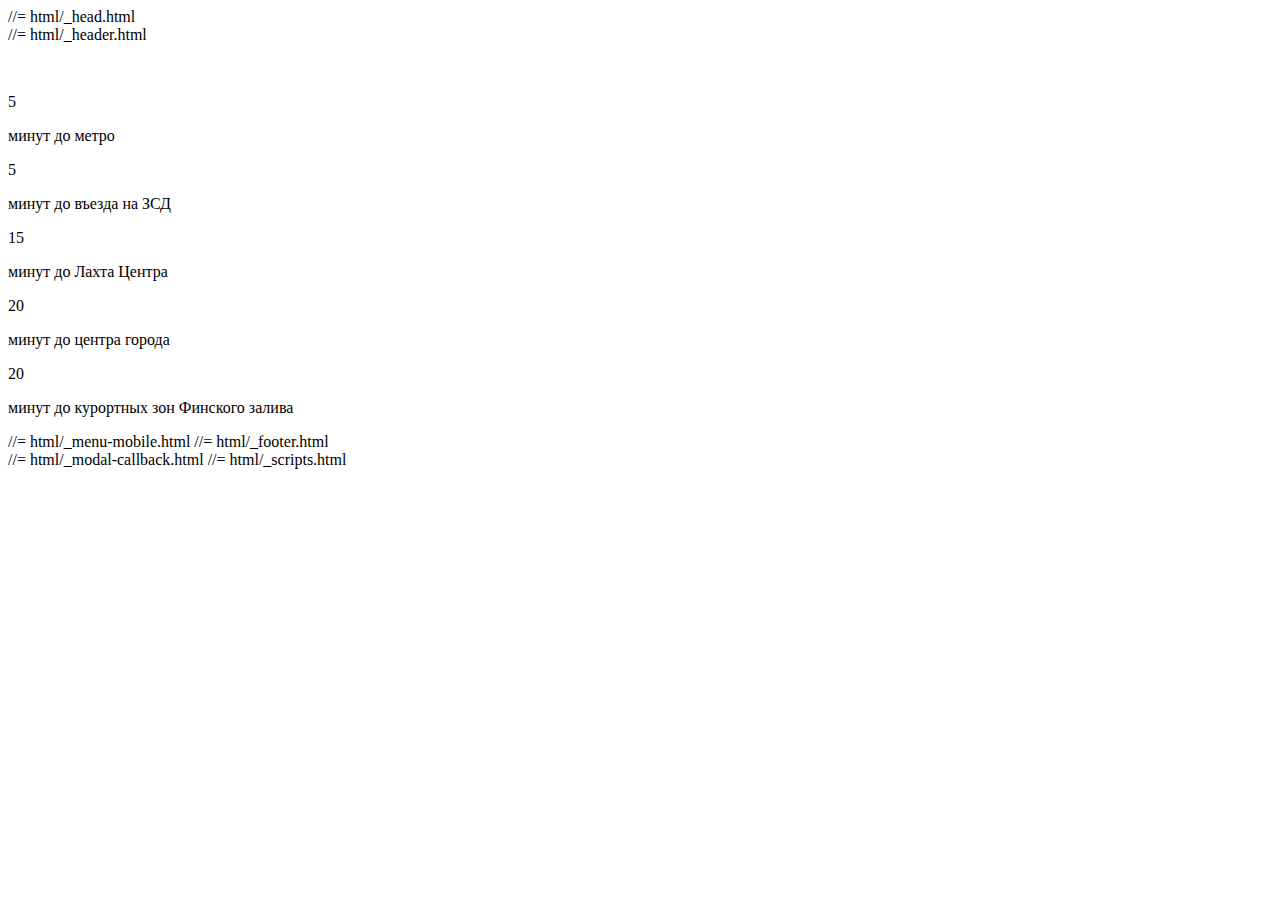
<file: src/placement.html>
<!DOCTYPE html>
<html lang="ru">
<head>
    //= html/_head.html
    <title>Авиатор – клубный дом</title>
</head>
<body>
<div class="page-container">
    //= html/_header.html
    <main class="page">
        <div class="page__inner">
            <section class="place">
                <div class="place__sidebar">
                    <img src="img/icons/icon-car.png" alt="">
                    <div class="promo-benefits promo-benefits_vertical">
                        <div class="promo-benefits__item">
                            <p class="promo-benefits__number">5</p>
                            <p class="promo-benefits__text">минут до метро</p>
                        </div>
                        <div class="promo-benefits__item">
                            <p class="promo-benefits__number">5</p>
                            <p class="promo-benefits__text">минут до въезда на ЗСД</p>
                        </div>
                        <div class="promo-benefits__item">
                            <p class="promo-benefits__number">15</p>
                            <p class="promo-benefits__text">минут до Лахта Центра</p>
                        </div>
                        <div class="promo-benefits__item">
                            <p class="promo-benefits__number">20</p>
                            <p class="promo-benefits__text">минут до центра города</p>
                        </div>
                        <div class="promo-benefits__item">
                            <p class="promo-benefits__number">20</p>
                            <p class="promo-benefits__text">минут до курортных зон Финского залива</p>
                        </div>
                    </div>
                </div>
                <div class="place__map">
                    <div class="map-place" id="map3"></div>
                </div>
            </section>
        </div>
    </main>
    //= html/_menu-mobile.html
    //= html/_footer.html
</div>
//= html/_modal-callback.html
//= html/_scripts.html
</body>
</html>
</file>
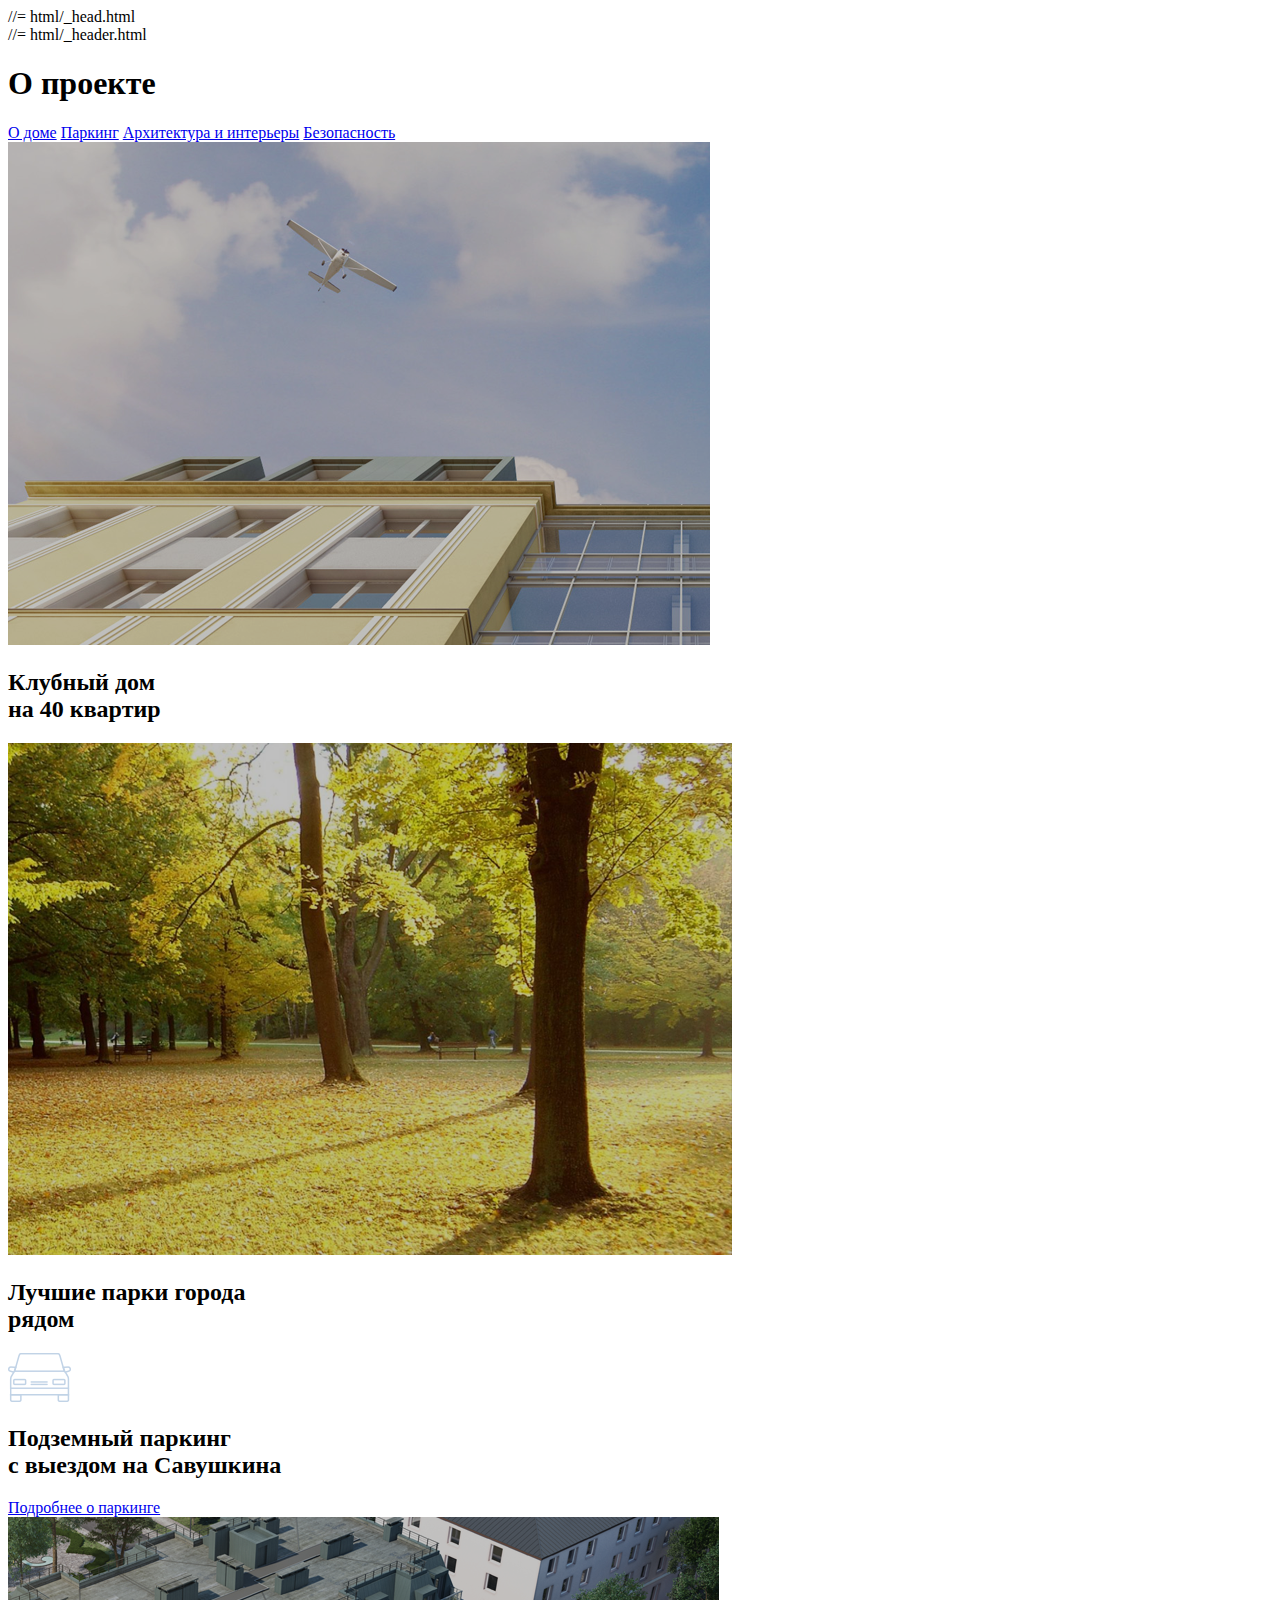
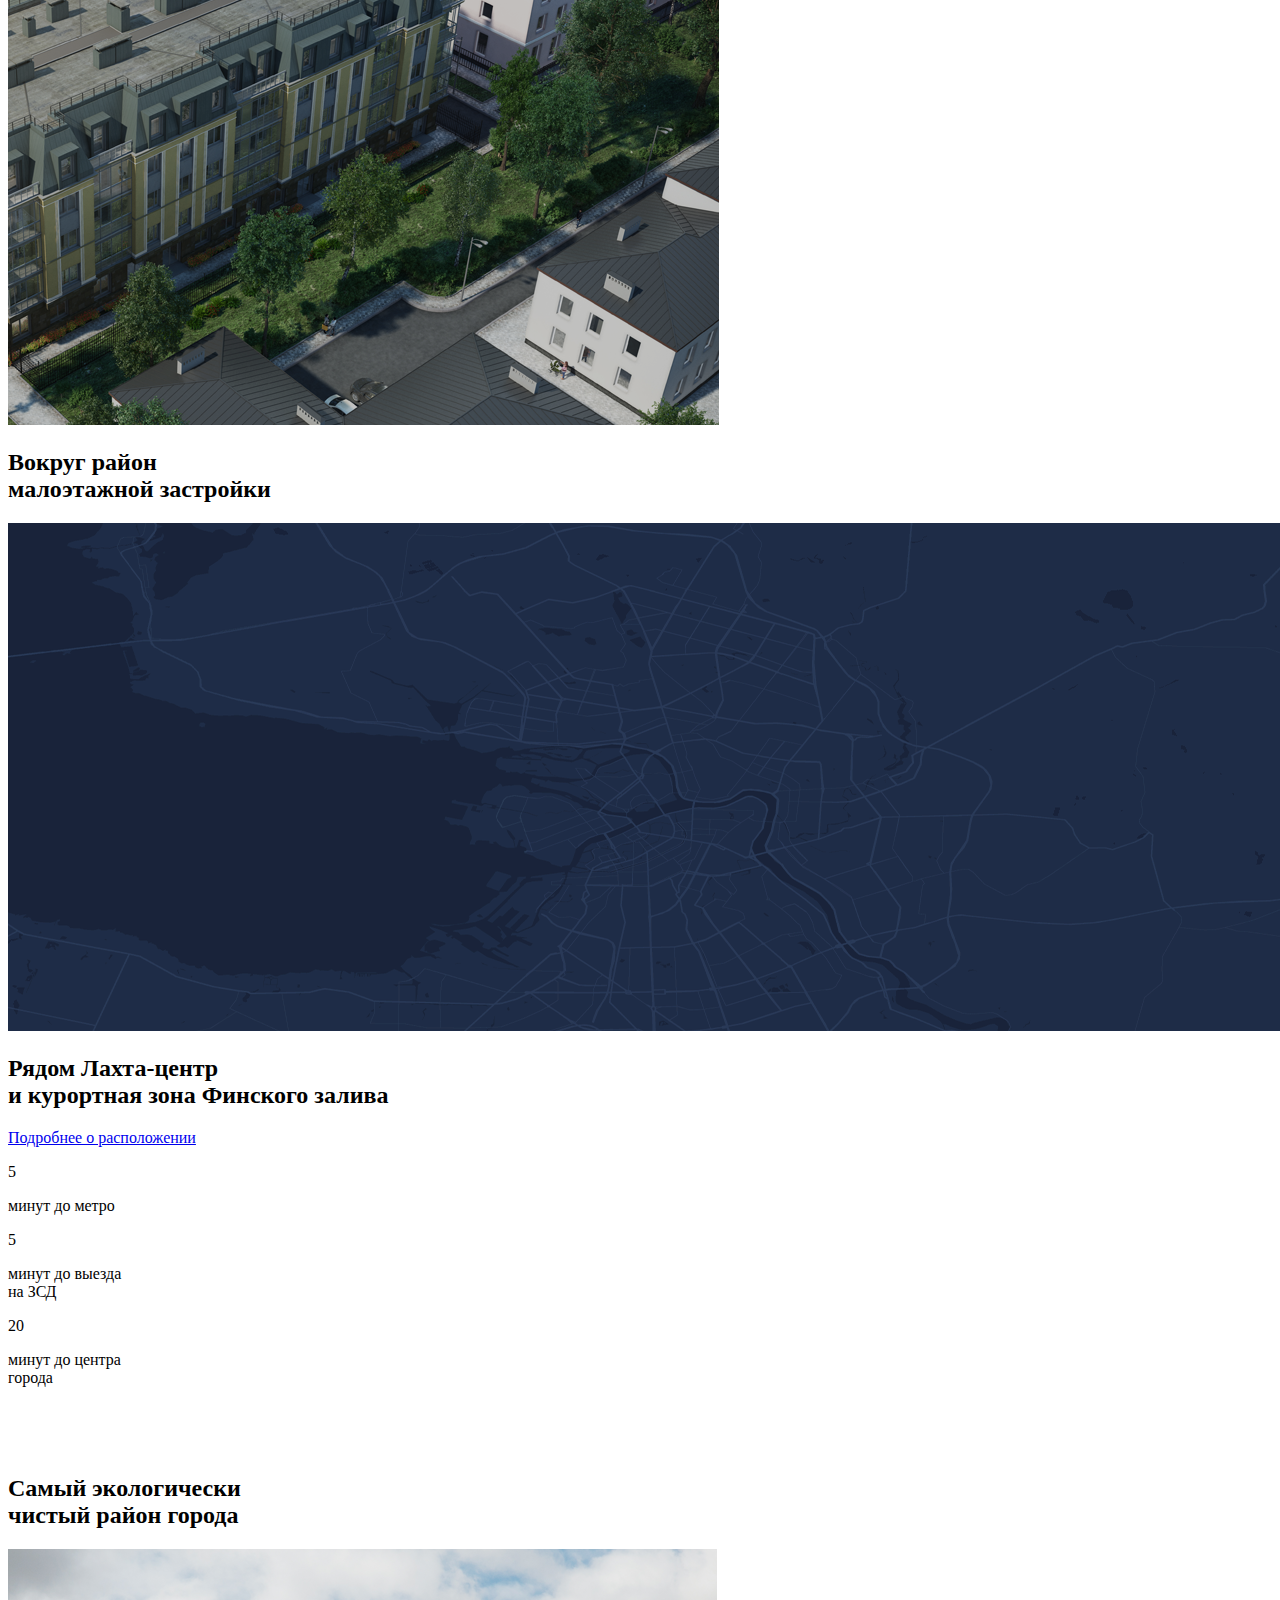
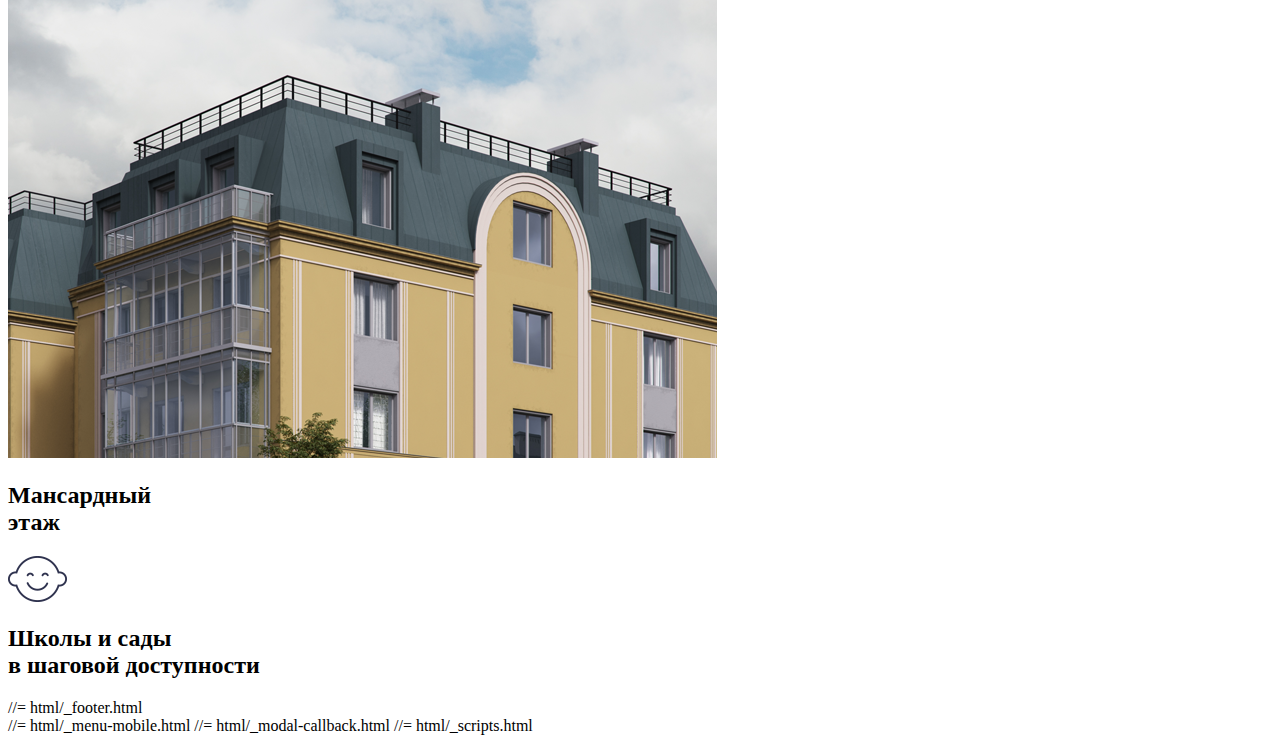
<file: src/project.html>
<!DOCTYPE html>
<html lang="ru">
<head>
    //= html/_head.html
    <title>Авиатор – клубный дом</title>
</head>
<body>
<div class="page-container">
    //= html/_header.html
    <main class="page">
        <div class="page__inner">
            <section class="project">
                <div class="project__header">
                    <h1 class="project__title">О проекте</h1>
                    <nav class="project__nav">
                        <a href="#" class="link project__link">О доме</a>
                        <a href="#" class="link project__link">Паркинг</a>
                        <a href="#" class="link project__link">Архитектура и интерьеры</a>
                        <a href="#" class="link project__link">Безопасность</a>
                    </nav>
                </div>
                <div class="project__content">
                    <div class="mosaic mosaic_project">
                        <div class="mosaic__item">
                            <div class="mosaic__img">
                                <img src="img/content/project-img-1.png" alt="">
                            </div>
                            <h2 class="mosaic__title">Клубный дом<br> на 40 квартир</h2>
                        </div>

                        <div class="mosaic__item">
                            <div class="mosaic__img">
                                <img src="img/content/project-img-2.png" alt="">
                            </div>
                            <h2 class="mosaic__title">Лучшие парки города <br>рядом</h2>
                        </div>

                        <div class="mosaic__item mosaic__item_parking">
                            <img src="img/content/promo-parking_lightblue.png" alt="" class="mosaic__icon">
                            <h2 class="mosaic__title">Подземный паркинг <br>с выездом на Савушкина</h2>
                            <a href="#" class="btn btn_transparent">Подробнее о паркинге</a>
                        </div>

                        <div class="mosaic__item">
                            <div class="mosaic__img">
                                <img src="img/content/project-img-4.png" alt="">
                            </div>
                            <h2 class="mosaic__title">Вокруг район <br>малоэтажной застройки</h2>
                        </div>

                        <div class="mosaic__item mosaic__item_medium">
                            <div class="mosaic__img">
                                <img src="img/content/project-img-3.png" alt="">
                            </div>
                            <h2 class="mosaic__title">Рядом Лахта-центр <br>и курортная зона Финского залива</h2>
                            <a href="#" class="btn btn_transparent mosaic__btn">Подробнее о расположении</a>
                            <div class="promo-benefits">
                                <div class="promo-benefits__item">
                                    <p class="promo-benefits__number">5</p>
                                    <p class="promo-benefits__text">минут до метро</p>
                                </div>
                                <div class="promo-benefits__item">
                                    <p class="promo-benefits__number">5</p>
                                    <p class="promo-benefits__text">минут до выезда <br>на ЗСД</p>
                                </div>
                                <div class="promo-benefits__item">
                                    <p class="promo-benefits__number">20</p>
                                    <p class="promo-benefits__text">минут до центра <br>города</p>
                                </div>
                            </div>
                        </div>

                        <div class="mosaic__item mosaic__item_ecology">
                            <img src="img/icons/icon-leaf.png" alt="" class="mosaic__icon">
                            <h2 class="mosaic__title">Самый экологически <br>чистый район города</h2>
                        </div>

                        <div class="mosaic__item">
                            <div class="mosaic__img">
                                <img src="img/content/project-img-5.png" alt="">
                            </div>
                            <h2 class="mosaic__title">Мансардный <br>этаж</h2>
                        </div>

                        <div class="mosaic__item mosaic__item_school">
                            <img src="img/icons/icon-baby.png" alt="" class="mosaic__icon">
                            <h2 class="mosaic__title">Школы и сады <br>в шаговой доступности</h2>
                        </div>
                    </div>
                </div>
            </section>
        </div>
    </main>
    //= html/_footer.html
</div>
//= html/_menu-mobile.html
//= html/_modal-callback.html
//= html/_scripts.html
</body>
</html>
</file>
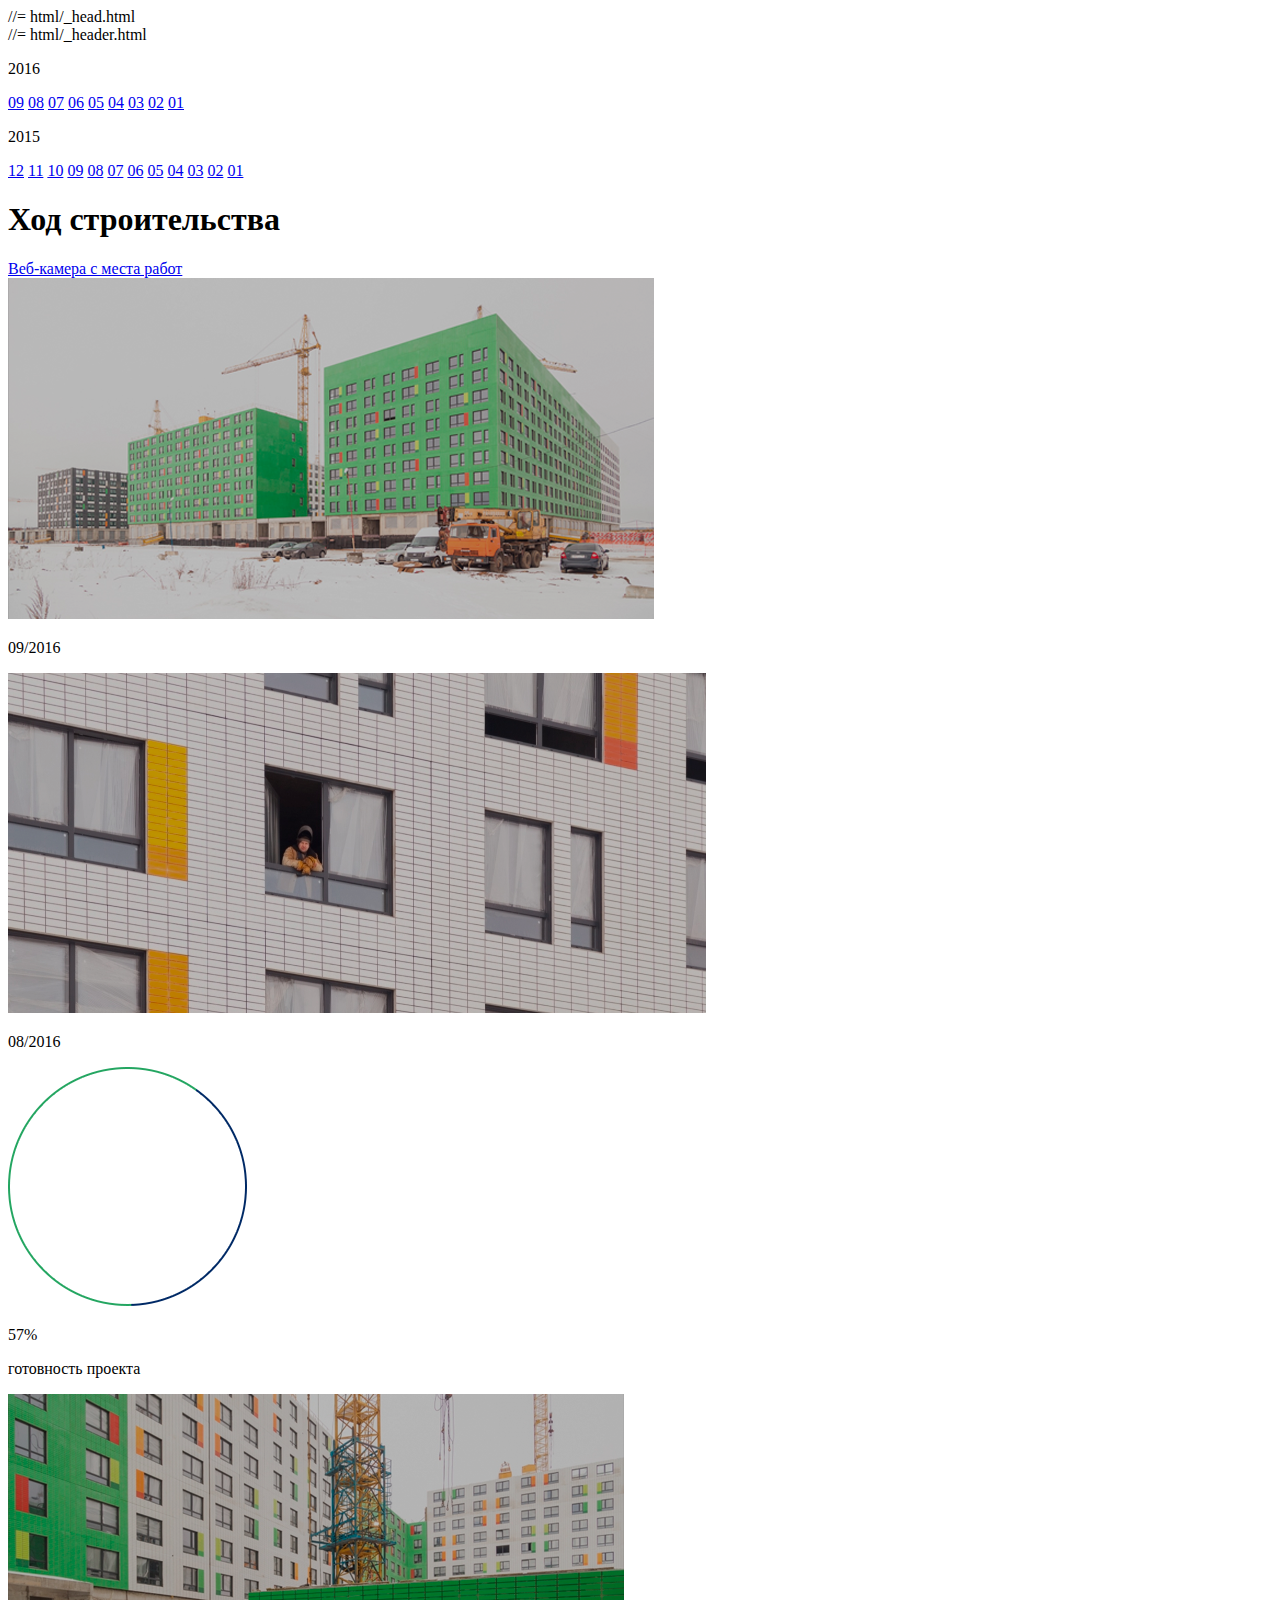
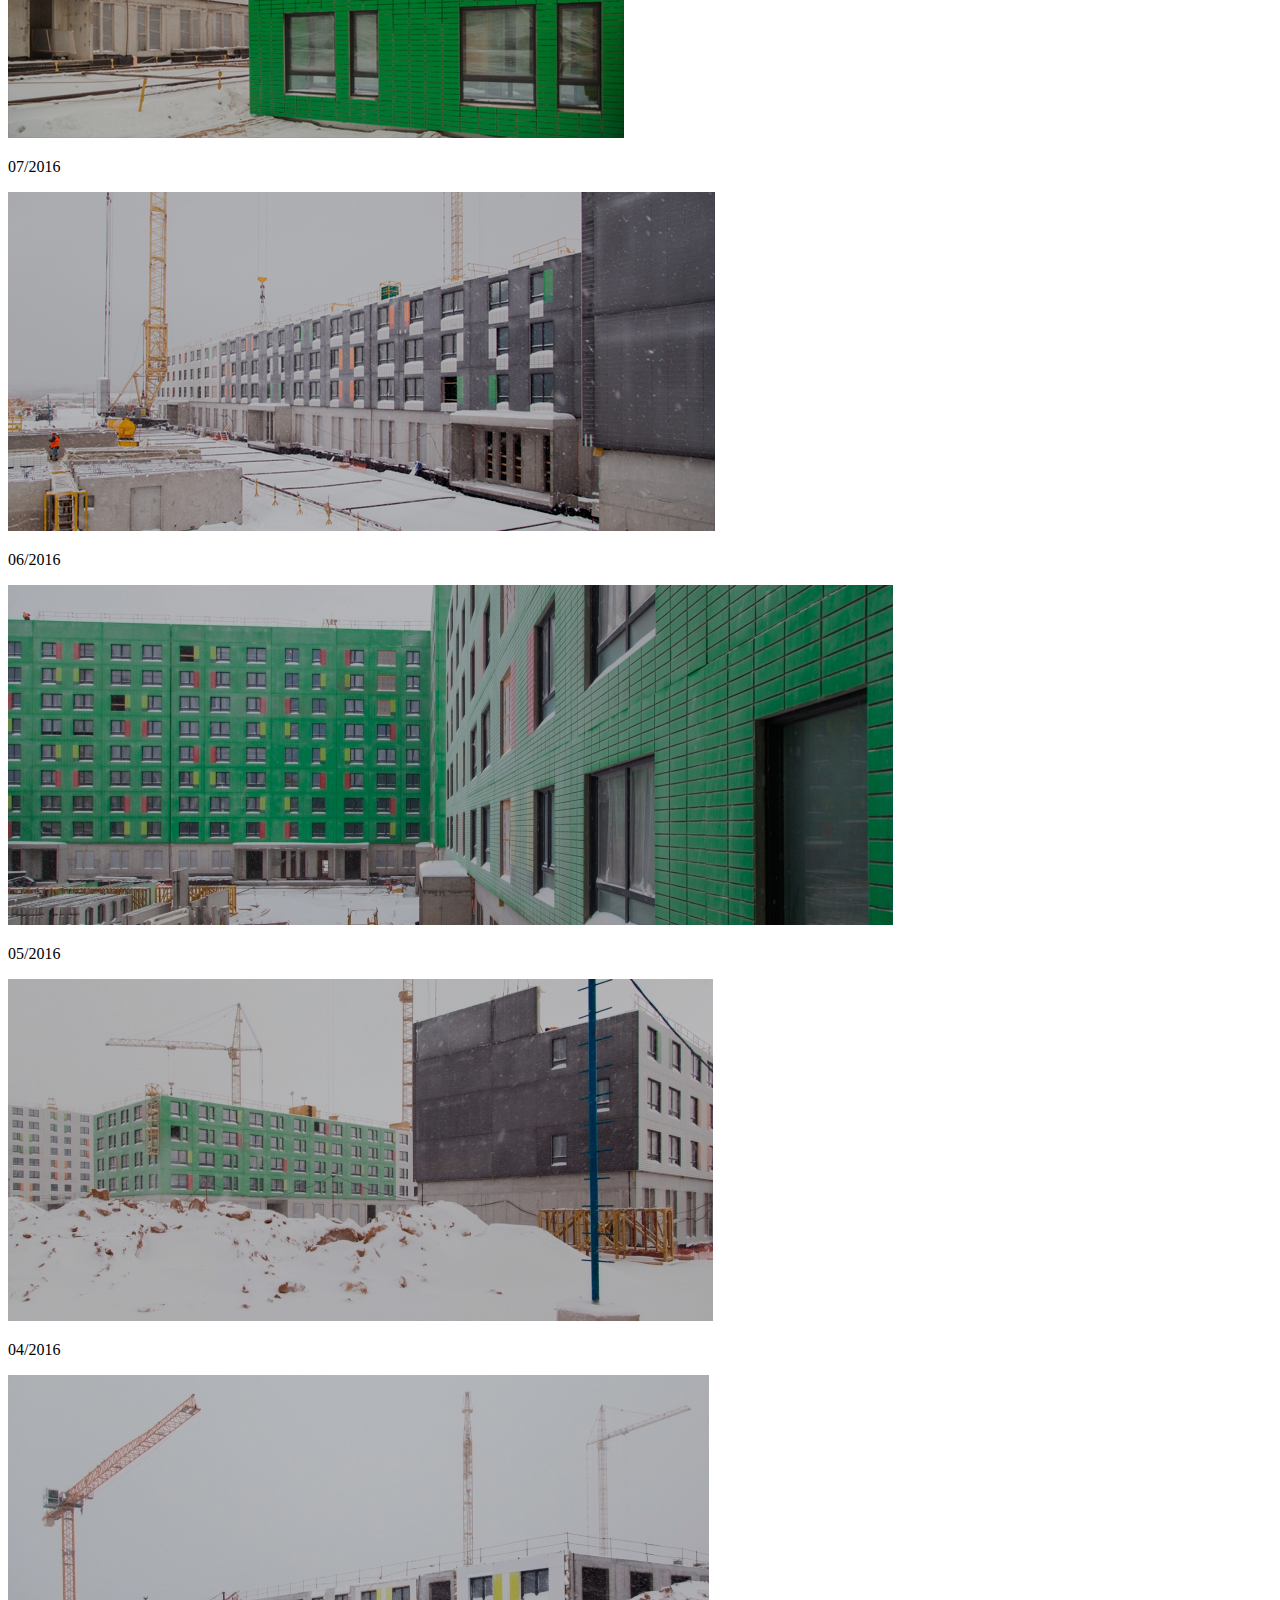
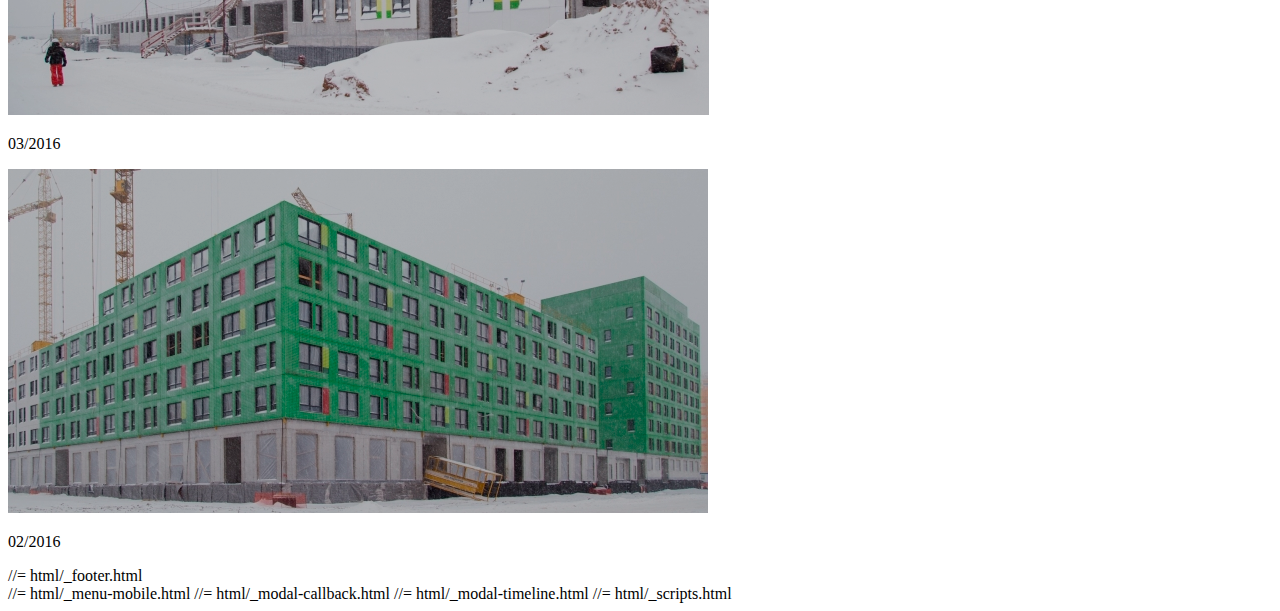
<file: src/timeline.html>
<!DOCTYPE html>
<html lang="ru">
<head>
    //= html/_head.html
    <title>Авиатор – клубный дом</title>
</head>
<body>
<div class="page-container">
    //= html/_header.html
    <main class="page">
        <div class="page__inner">
            <section class="timeline">
                <div class="timeline__sidebar">
                    <div class="timeline-calendar">
                        <p class="timeline-calendar__year">2016</p>
                        <a href="#" class="timeline-calendar__month">09</a>
                        <a href="#" class="timeline-calendar__month">08</a>
                        <a href="#" class="timeline-calendar__month">07</a>
                        <a href="#" class="timeline-calendar__month">06</a>
                        <a href="#" class="timeline-calendar__month">05</a>
                        <a href="#" class="timeline-calendar__month">04</a>
                        <a href="#" class="timeline-calendar__month">03</a>
                        <a href="#" class="timeline-calendar__month">02</a>
                        <a href="#" class="timeline-calendar__month">01</a>
                    </div>

                    <div class="timeline-calendar">
                        <p class="timeline-calendar__year">2015</p>
                        <a href="#" class="timeline-calendar__month">12</a>
                        <a href="#" class="timeline-calendar__month">11</a>
                        <a href="#" class="timeline-calendar__month">10</a>
                        <a href="#" class="timeline-calendar__month">09</a>
                        <a href="#" class="timeline-calendar__month">08</a>
                        <a href="#" class="timeline-calendar__month">07</a>
                        <a href="#" class="timeline-calendar__month">06</a>
                        <a href="#" class="timeline-calendar__month">05</a>
                        <a href="#" class="timeline-calendar__month">04</a>
                        <a href="#" class="timeline-calendar__month">03</a>
                        <a href="#" class="timeline-calendar__month">02</a>
                        <a href="#" class="timeline-calendar__month">01</a>
                    </div>
                </div>
                <div class="timeline__data">
                    <div class="timeline__header">
                        <h1 class="timeline__title">Ход строительства</h1>
                        <a href="#" class="btn btn_webcam">Веб-камера с места работ</a>
                    </div>
                    <div class="timeline__content">
                        <div class="mosaic mosaic_timeline">
                            <div class="mosaic__item" id="timeline-2016-09">
                                <div class="mosaic__img">
                                    <img src="img/content/timeline/2016/timeline-2016-09.png" alt="">
                                </div>
                                <p class="mosaic__date">
                                    <span class="mosaic__date-month">09</span>/<span class="mosaic__date-year">2016</span>
                                </p>
                            </div>

                            <div class="mosaic__item">
                                <div class="mosaic__img">
                                    <img src="img/content/timeline/2016/timeline-2016-08.png" alt="">
                                </div>
                                <p class="mosaic__date">
                                    <span class="mosaic__date-month">08</span>/<span class="mosaic__date-year">2016</span>
                                </p>
                            </div>

                            <div class="mosaic__item mosaic__item_progress">
                                <div class="mosaic__img">
                                    <img src="img/content/timeline/2016/timeline-progress.png" alt="">
                                </div>
                                <div class="mosaic__progress">
                                    <p class="mosaic__progress-number">57%</p>
                                    <p>готовность проекта</p>
                                </div>
                            </div>

                            <div class="mosaic__item">
                                <div class="mosaic__img">
                                    <img src="img/content/timeline/2016/timeline-2016-07.png" alt="">
                                </div>
                                <p class="mosaic__date">
                                    <span class="mosaic__date-month">07</span>/<span class="mosaic__date-year">2016</span>
                                </p>
                            </div>

                            <div class="mosaic__item">
                                <div class="mosaic__img">
                                    <img src="img/content/timeline/2016/timeline-2016-06.png" alt="">
                                </div>
                                <p class="mosaic__date">
                                    <span class="mosaic__date-month">06</span>/<span class="mosaic__date-year">2016</span>
                                </p>
                            </div>

                            <div class="mosaic__item">
                                <div class="mosaic__img">
                                    <img src="img/content/timeline/2016/timeline-2016-05.png" alt="">
                                </div>
                                <p class="mosaic__date">
                                    <span class="mosaic__date-month">05</span>/<span class="mosaic__date-year">2016</span>
                                </p>
                            </div>

                            <div class="mosaic__item">
                                <div class="mosaic__img">
                                    <img src="img/content/timeline/2016/timeline-2016-04.png" alt="">
                                </div>
                                <p class="mosaic__date">
                                    <span class="mosaic__date-month">04</span>/<span class="mosaic__date-year">2016</span>
                                </p>
                            </div>

                            <div class="mosaic__item">
                                <div class="mosaic__img">
                                    <img src="img/content/timeline/2016/timeline-2016-03.png" alt="">
                                </div>
                                <p class="mosaic__date">
                                    <span class="mosaic__date-month">03</span>/<span class="mosaic__date-year">2016</span>
                                </p>
                            </div>

                            <div class="mosaic__item">
                                <div class="mosaic__img">
                                    <img src="img/content/timeline/2016/timeline-2016-02.png" alt="">
                                </div>
                                <p class="mosaic__date">
                                    <span class="mosaic__date-month">02</span>/<span class="mosaic__date-year">2016</span>
                                </p>
                            </div>
                        </div>
                    </div>
                </div>
            </section>
        </div>
    </main>
    //= html/_footer.html
</div>
//= html/_menu-mobile.html
//= html/_modal-callback.html
//= html/_modal-timeline.html
//= html/_scripts.html
</body>
</html>
</file>
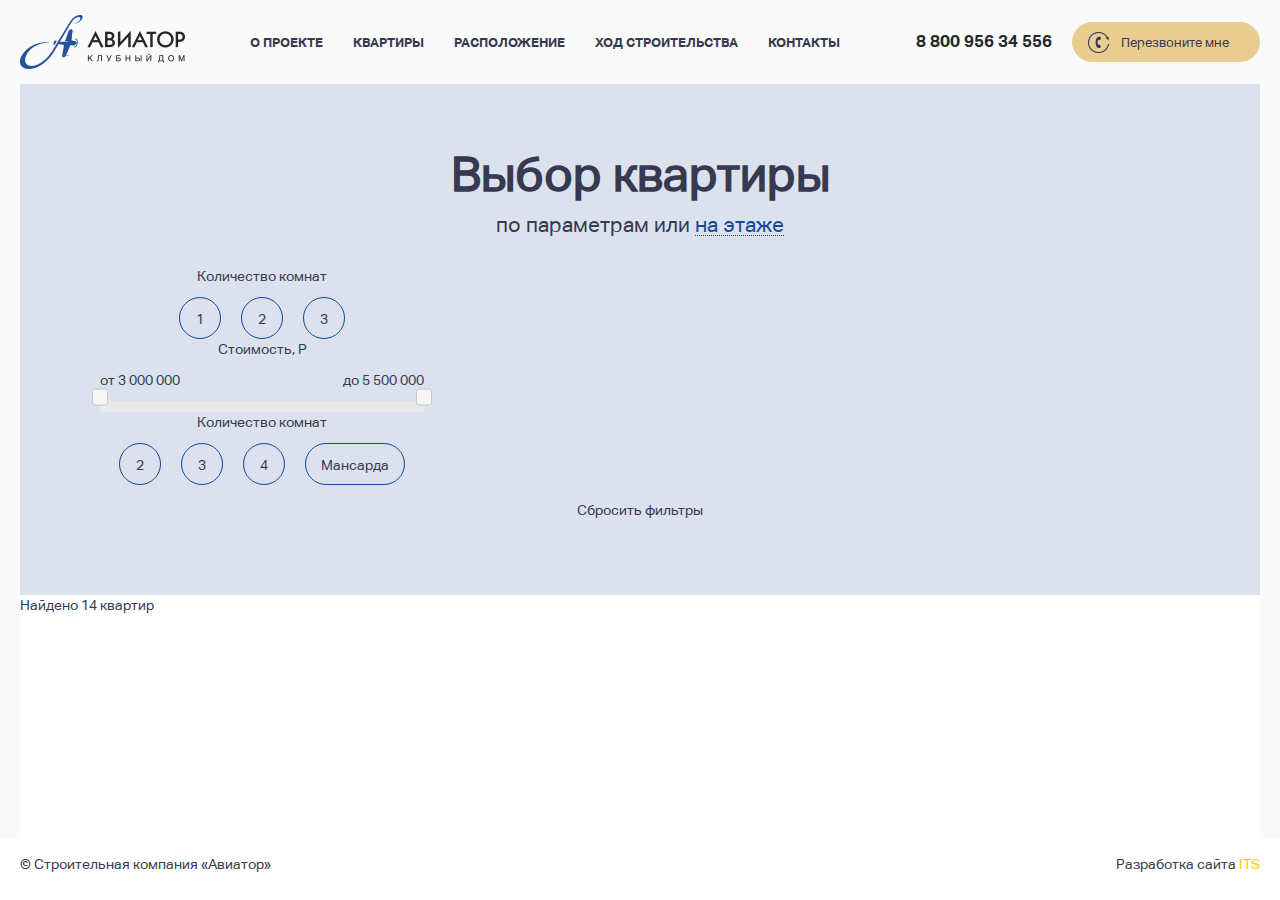
<file: web/appartments.html>
<!DOCTYPE html>
<html lang="ru">
<head>
    <meta http-equiv="Content-Type" content="text/html; charset=UTF-8">
    <meta name="viewport" content="width=device-width, initial-scale=1.0">
    <link rel="stylesheet" href="css/main.css">
    <link rel="icon" href="favicon.ico" type="image/x-icon">
    <link rel="stylesheet" type="text/css" href="js/libs/jquery.slick/slick.css">
    <link rel="stylesheet" type="text/css" href="js/libs/jquery.ui/jquery.ui.min.css">
    <title>Авиатор — квартиры</title>
</head>
<body>
<div class="page-container">
    <header class="header">
        <div class="header__inner">
            <a href="#" class="logo"></a>
            <nav class="nav">
                <a href="#" class="nav__link"><span class="nav__text">О проекте</span></a>
                <a href="#" class="nav__link"><span class="nav__text">Квартиры</span></a>
                <a href="#" class="nav__link"><span class="nav__text">Расположение</span></a>
                <a href="#" class="nav__link"><span class="nav__text">Ход строительства</span></a>
                <a href="#" class="nav__link"><span class="nav__text">Контакты</span></a>
            </nav>
            <a href="tel:880095634556" class="header__tel link link_dark">8 800 956 34 556</a>
            <a href="#" class="btn btn_primary btn_callback">Перезвоните мне</a>
        </div>
    </header>
    <main class="page page-apartments">
        <div class="page__inner">
            <form class="params">
                <h1 class="params__title">Выбор квартиры</h1>
                <p class="params__subtitle">по параметрам или <a href="#" class="link link_active link_dotted">на этаже</a></p>
                <div class="filters">
                    <div class="filters__item">
                        <p class="filters__title">Количество комнат</p>
                        <div class="filters__buttons">
                            <button class="filters__btn" type="button">1</button>
                            <button class="filters__btn" type="button">2</button>
                            <button class="filters__btn" type="button">3</button>
                        </div>
                    </div>

                    <div class="filters__item">
                        <p class="filters__title">Стоимость, Р</p>
                        <div class="range-slider">
                            <div class="range-slider__desc">
                                <p class="range-slider__text">от <span class="range-slider__text_min">3 000 000</span></p>
                                <p class="range-slider__text">до <span class="range-slider__text_max">5 500 000</span></p>
                            </div>
                            <div class="range-slider_filter"></div>
                        </div>
                    </div>

                    <div class="filters__item">
                        <p class="filters__title">Количество комнат</p>
                        <div class="filters__buttons">
                            <button class="filters__btn" type="button">2</button>
                            <button class="filters__btn" type="button">3</button>
                            <button class="filters__btn" type="button">4</button>
                            <button class="filters__btn" type="button">Мансарда</button>
                        </div>
                    </div>
                </div>
                <button class="btn btn_reset">Сбросить фильтры</button>
            </form>

            <div class="tabs-choose">
                <p class="params__count">Найдено <span class="params__count-number">14</span> квартир</p>
                <div class="params__tab"></div>
            </div>

        </div>
    </main>
    <footer class="footer">
        <div class="footer__inner">
            <p class="footer__copyright">© Строительная компания «Авиатор»</p>
            <a href="http://its.agency/" class="link footer__development" target="_blank">Разработка сайта <span>ITS</span></a>
        </div>
    </footer>
</div>
<script src="js/libs/jquery/jquery.min.js"></script>
<script src="js/libs/jquery.ui/jquery.ui.min.js"></script>
<script src="js/libs/jquery.slick/slick.min.js"></script>
<script src="js/main.js"></script>
</body>
</html>
</file>
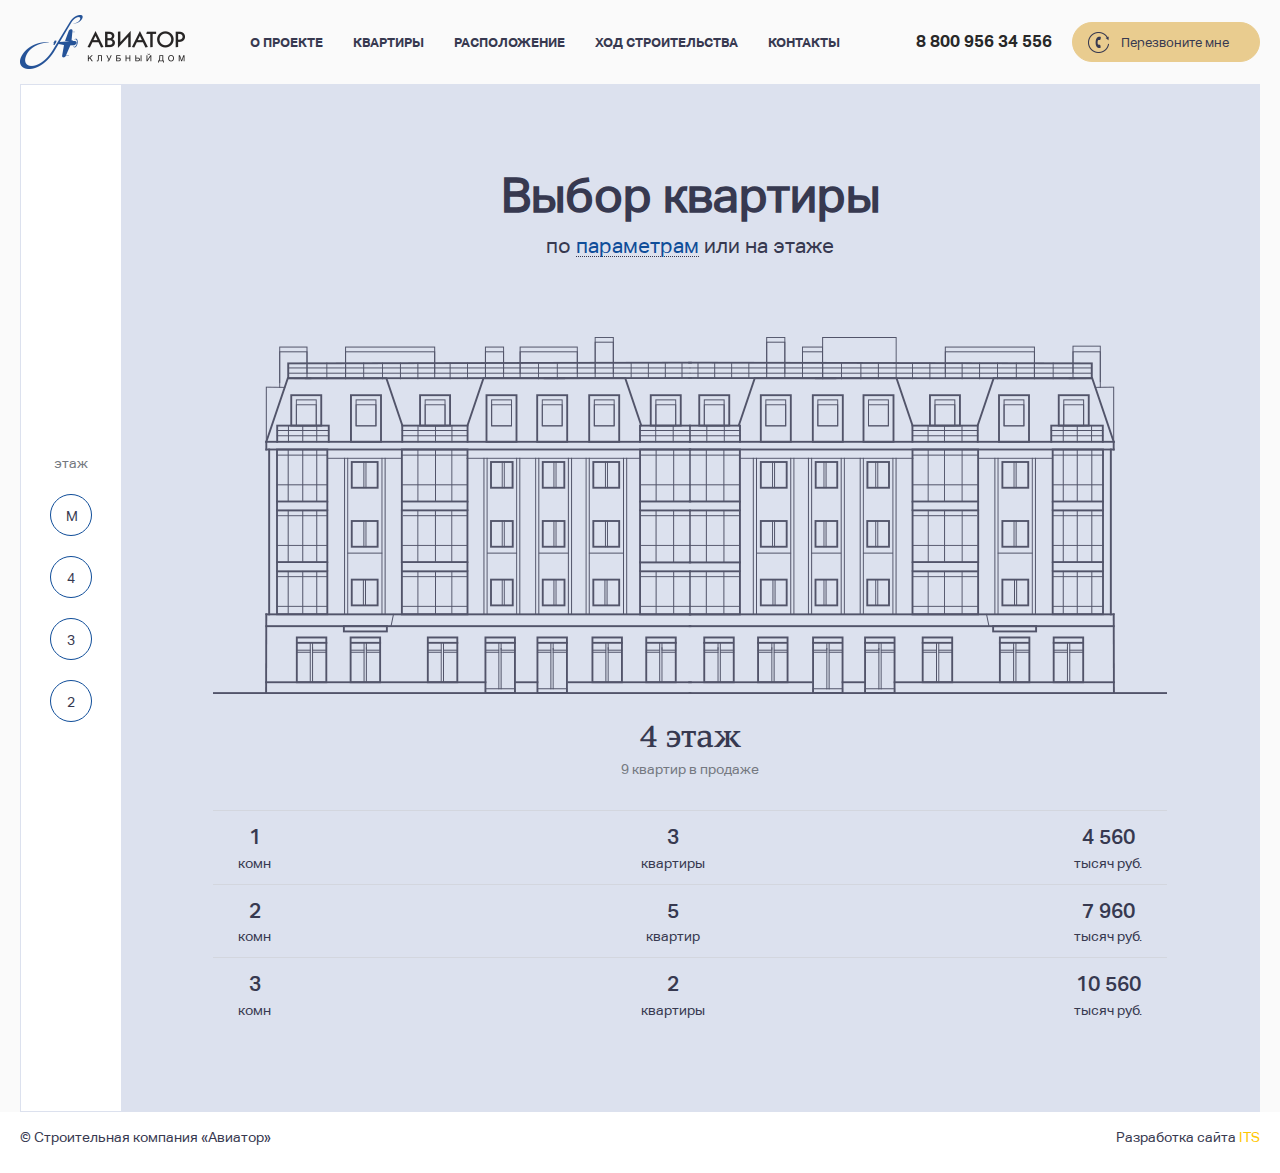
<file: web/house-floor.html>
<!DOCTYPE html>
<html lang="ru">
<head>
    <meta http-equiv="Content-Type" content="text/html; charset=UTF-8">
    <meta name="viewport" content="width=device-width, initial-scale=1.0">
    <link rel="stylesheet" href="css/main.css">
    <link rel="icon" href="favicon.ico" type="image/x-icon">
    <title>Авиатор — клубный дом</title>
</head>
<body>
<div class="page-container">
    <header class="header">
        <div class="header__inner">
            <a href="index.html" class="logo"></a>
            <nav class="nav">
                <a href="#" class="nav__link"><span class="nav__text">О проекте</span></a>
                <a href="apartments.html" class="nav__link"><span class="nav__text">Квартиры</span></a>
                <a href="#" class="nav__link"><span class="nav__text">Расположение</span></a>
                <a href="#" class="nav__link"><span class="nav__text">Ход строительства</span></a>
                <a href="#" class="nav__link"><span class="nav__text">Контакты</span></a>
            </nav>
            <a href="tel:880095634556" class="header__tel link link_dark">8 800 956 34 556</a>
            <a href="#" class="btn btn_primary btn_callback">Перезвоните мне</a>
        </div>
    </header>
    <main class="page page-main">
        <div class="page__inner">
            <section class="choice">
                <div class="choice__sidebar">
                    <div class="filters filters_vertical">
                        <p class="filters__title text">этаж</p>
                        <div class="filters__buttons">
                            <button class="filters__btn" type="button">М</button>
                            <button class="filters__btn" type="button">4</button>
                            <button class="filters__btn" type="button">3</button>
                            <button class="filters__btn" type="button">2</button>
                        </div>
                    </div>
                </div>
                <div class="choice__content">
                    <h1 class="choice__title">Выбор квартиры</h1>
                    <p class="choice__subtitle">по <a href="apartments.html" class="link link_active link_dotted">параметрам</a> или на этаже</p>
                    <div class="house">
                        <div class="house__img">
                            <img src="img/content/plan-all.png" alt="">
                        </div>
                        <div class="table table_house">
                            <div class="table__head">
                                <h2 class="table__title">4 этаж</h2>
                                <p class="table__subtitle">9 квартир в продаже</p>
                            </div>
                            <div class="table__body">
                                <a href="#" class="table__row">
                                    <div class="table__data">
                                        <p class="table__number">1</p>
                                        <p class="table__text">комн</p>
                                    </div>
                                    <div class="table__data">
                                        <p class="table__number">3</p>
                                        <p class="table__text">квартиры</p>
                                    </div>
                                    <div class="table__data">
                                        <p class="table__number">4 560</p>
                                        <p class="table__text">тысяч руб.</p>
                                    </div>
                                </a>

                                <a href="#" class="table__row">
                                    <div class="table__data">
                                        <p class="table__number">2</p>
                                        <p class="table__text">комн</p>
                                    </div>
                                    <div class="table__data">
                                        <p class="table__number">5</p>
                                        <p class="table__text">квартир</p>
                                    </div>
                                    <div class="table__data">
                                        <p class="table__number">7 960</p>
                                        <p class="table__text">тысяч руб.</p>
                                    </div>
                                </a>

                                <a href="#" class="table__row">
                                    <div class="table__data">
                                        <p class="table__number">3</p>
                                        <p class="table__text">комн</p>
                                    </div>
                                    <div class="table__data">
                                        <p class="table__number">2</p>
                                        <p class="table__text">квартиры</p>
                                    </div>
                                    <div class="table__data">
                                        <p class="table__number">10 560</p>
                                        <p class="table__text">тысяч руб.</p>
                                    </div>
                                </a>
                            </div>
                        </div>
                    </div>
                </div>
            </section>
        </div>
    </main>
    <footer class="footer">
        <div class="footer__inner">
            <p class="footer__copyright">© Строительная компания «Авиатор»</p>
            <a href="http://its.agency/" class="link footer__development" target="_blank">Разработка сайта <span>ITS</span></a>
        </div>
    </footer>
</div>
<script src="js/libs/jquery/jquery.min.js"></script>
<script src="js/libs/jquery.ui/jquery.ui.min.js"></script>
<script src="js/libs/jquery.slick/slick.min.js"></script>
<script src="js/main.js"></script>
</body>
</html>
</file>
